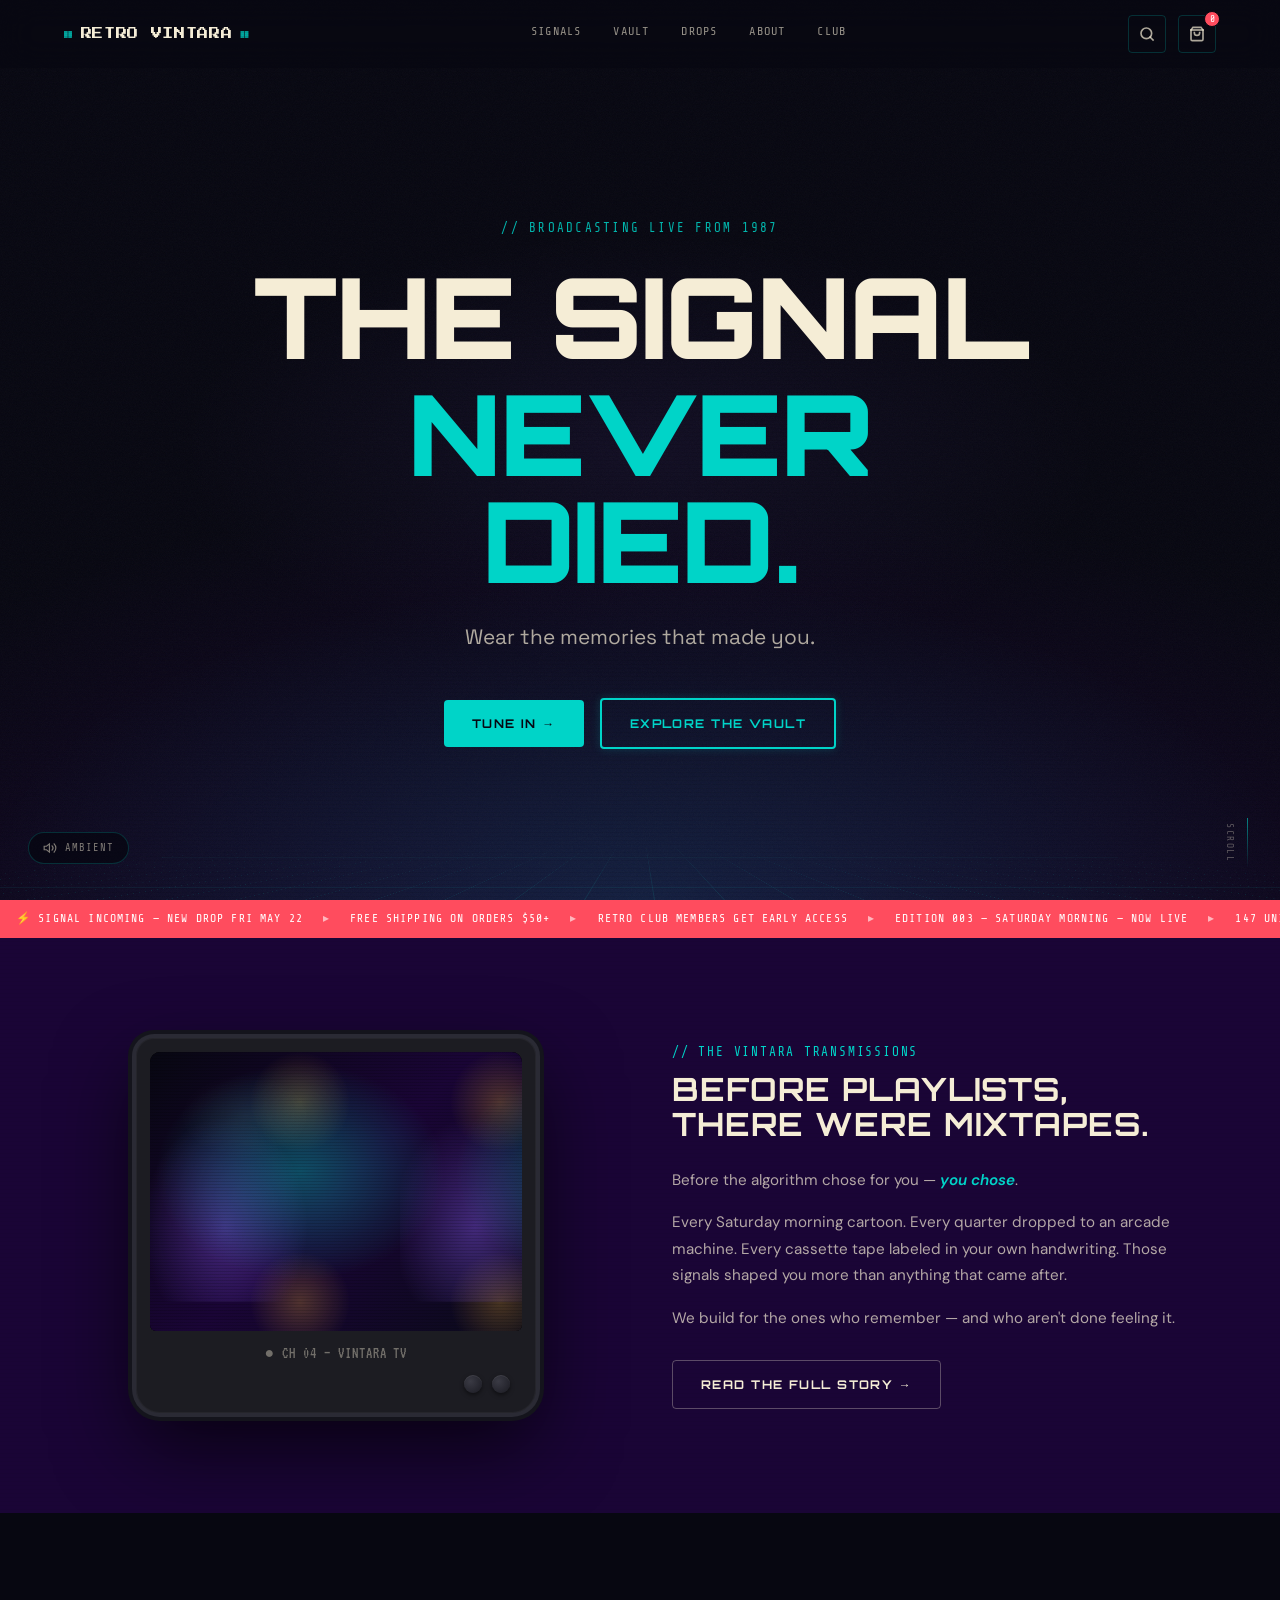
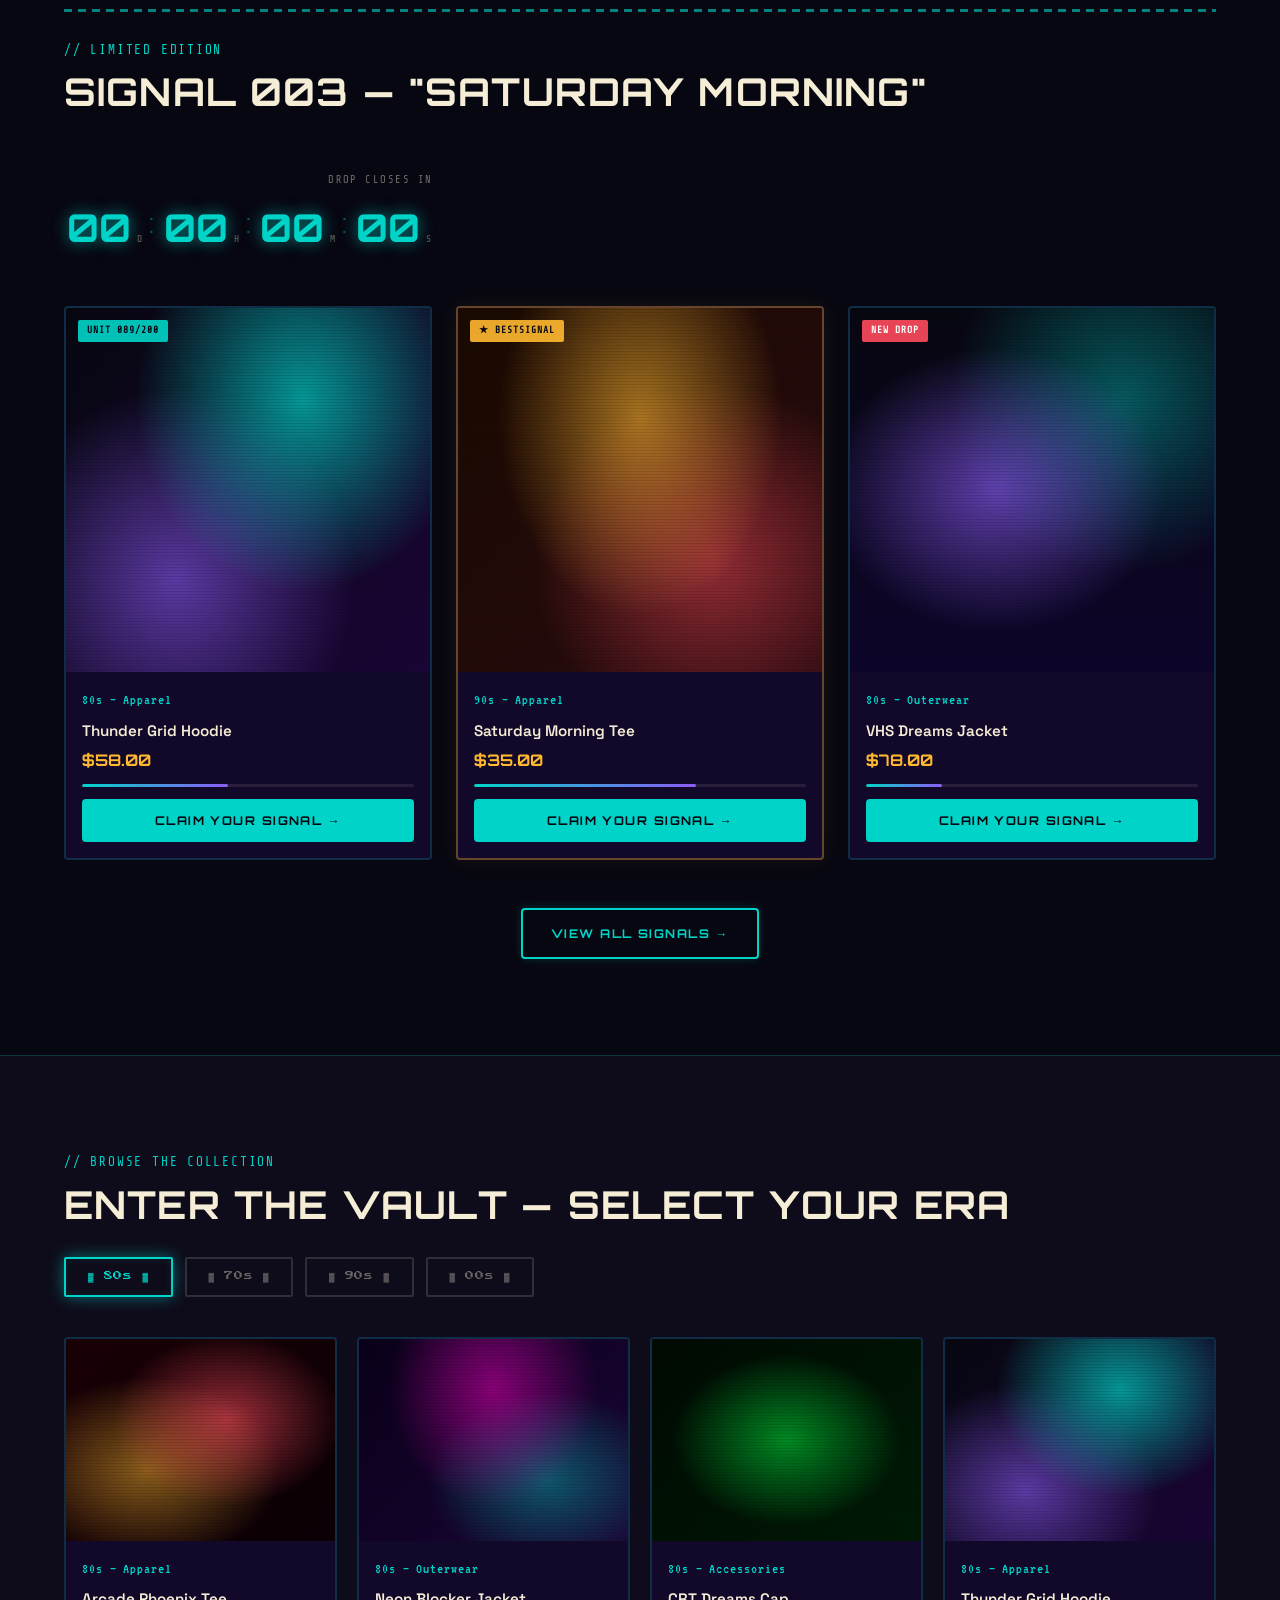
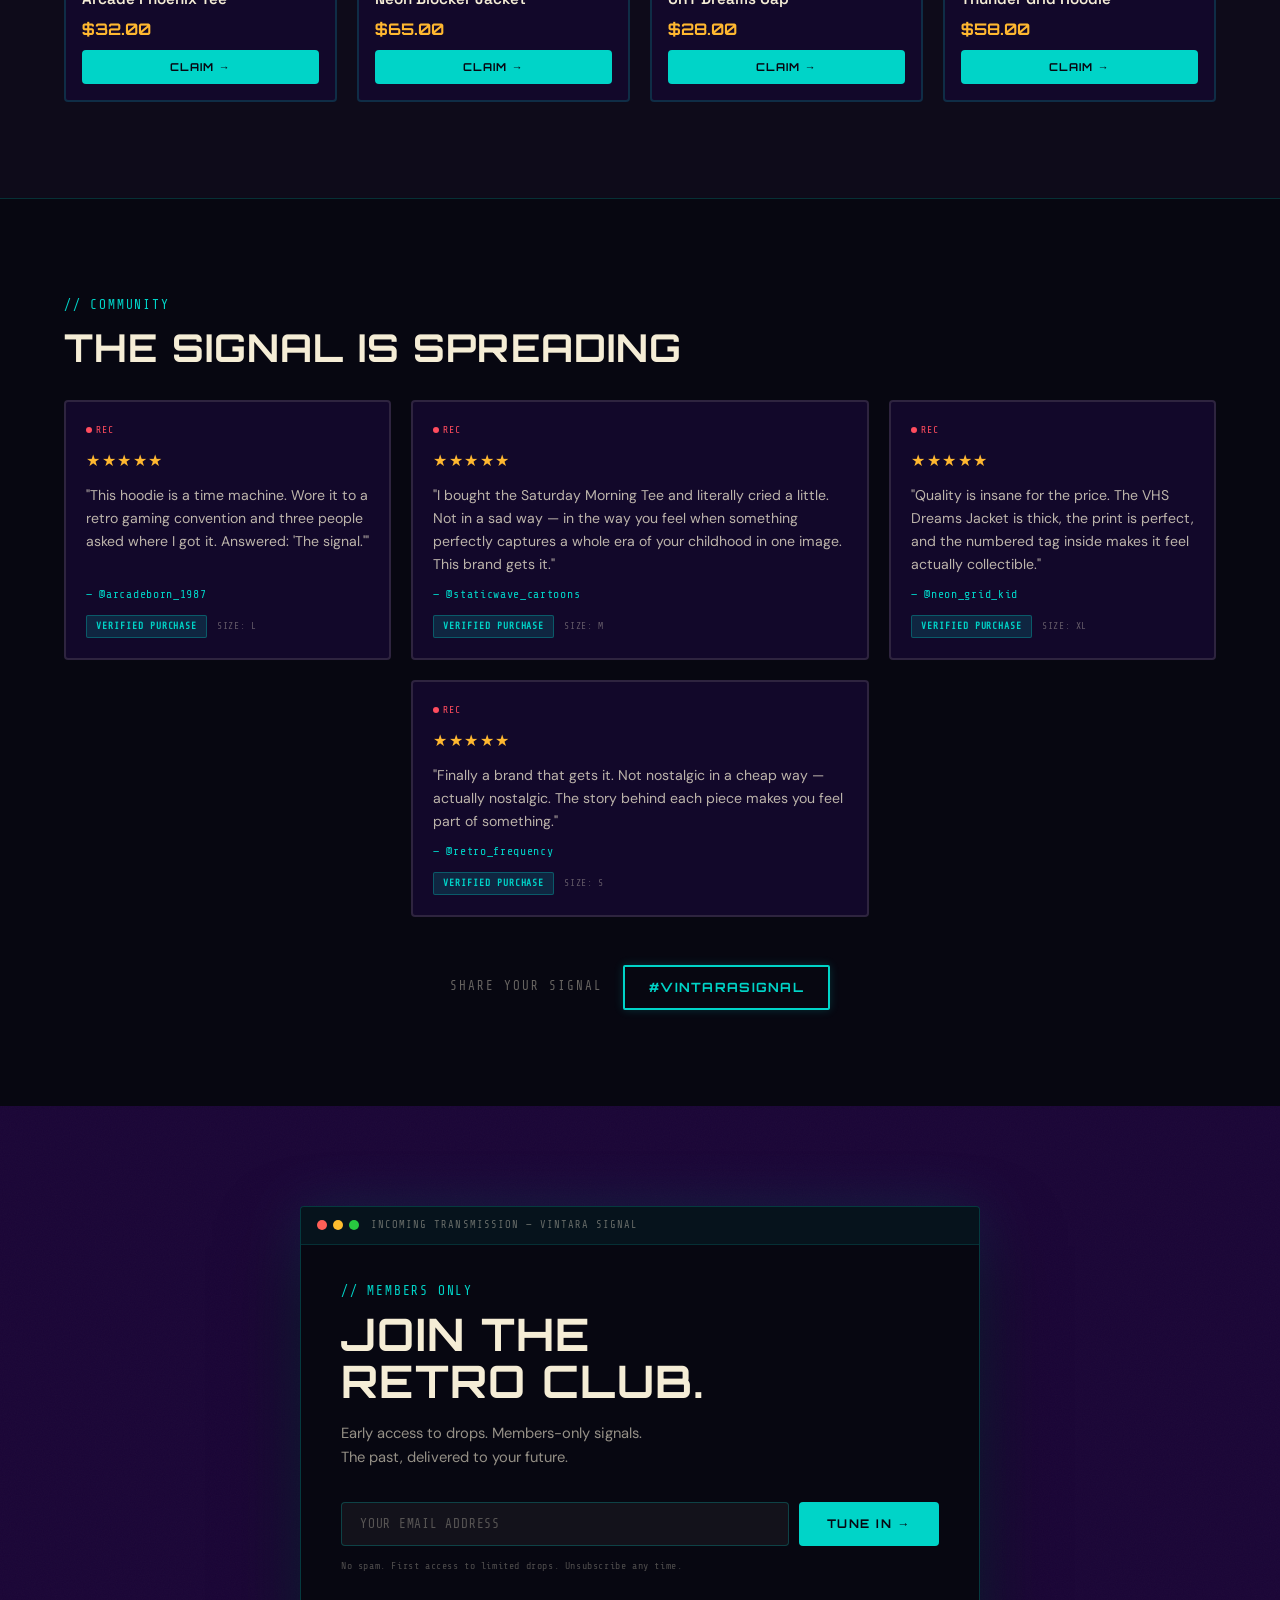
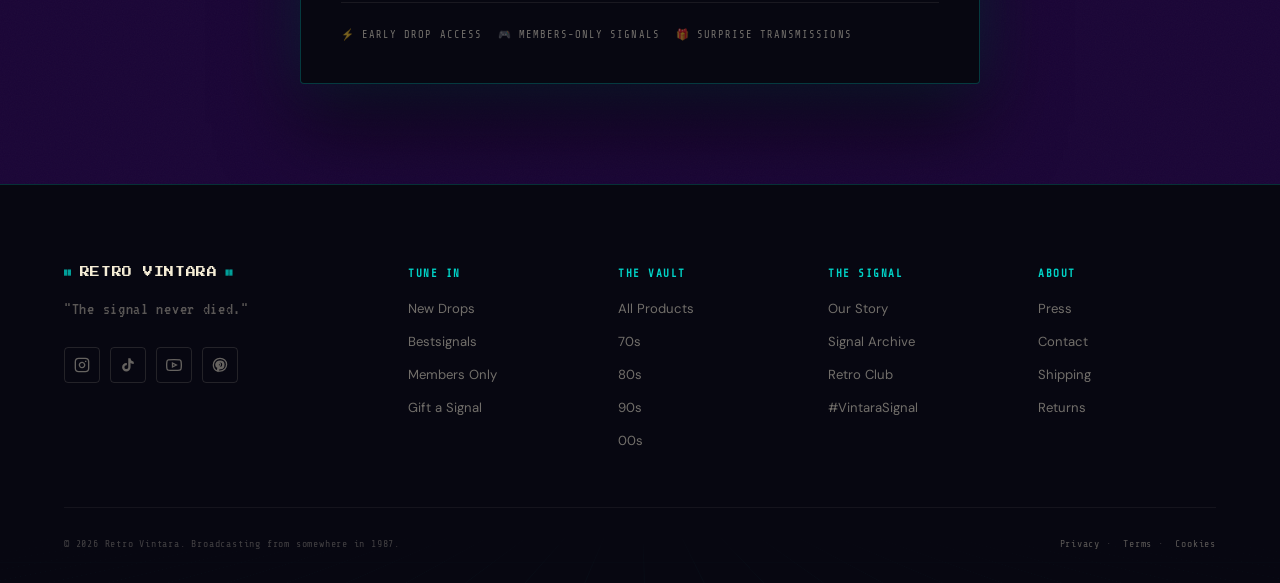
<file: vintara/index.html>
<!DOCTYPE html>
<html lang="en">
<head>
  <meta charset="UTF-8"/>
  <meta name="viewport" content="width=device-width, initial-scale=1.0"/>
  <title>Retro Vintara — The Signal Never Died</title>
  <meta name="description" content="Premium 70s–90s cartoon apparel &amp; nostalgic merch. Wear the memories that made you. Limited drops, numbered editions."/>
  <meta property="og:title" content="Retro Vintara — The Signal Never Died"/>
  <meta property="og:description" content="Wear the memories that made you. Limited retro drops."/>
  <meta property="og:type" content="website"/>

  <!-- Fonts -->
  <link rel="preconnect" href="https://fonts.googleapis.com"/>
  <link rel="preconnect" href="https://fonts.gstatic.com" crossorigin/>
  <link href="https://fonts.googleapis.com/css2?family=Press+Start+2P&family=Orbitron:wght@700;900&family=Space+Grotesk:wght@400;600;700&family=DM+Sans:ital,wght@0,400;0,500;1,400&family=Share+Tech+Mono&family=VT323&display=swap" rel="stylesheet"/>

  <!-- Styles -->
  <link rel="stylesheet" href="css/animations.css"/>
  <link rel="stylesheet" href="css/style.css"/>
</head>
<body>

  <!-- ========================================================
       HEADER
       ======================================================== -->
  <header class="site-header" id="siteHeader">
    <div class="header-inner">

      <a href="#" class="logo" aria-label="Retro Vintara — Home">
        <span class="logo-pixel">▓▓</span>
        <span class="logo-text">RETRO VINTARA</span>
        <span class="logo-pixel">▓▓</span>
      </a>

      <nav class="main-nav" id="mainNav" aria-label="Primary navigation">
        <a href="#drops"  class="nav-link">SIGNALS</a>
        <a href="#vault"  class="nav-link">VAULT</a>
        <a href="#drops"  class="nav-link">DROPS</a>
        <a href="#about"  class="nav-link">ABOUT</a>
        <a href="#club"   class="nav-link">CLUB</a>
      </nav>

      <div class="header-actions">
        <button class="icon-btn" aria-label="Search">
          <svg width="16" height="16" viewBox="0 0 24 24" fill="none" stroke="currentColor" stroke-width="2.5" stroke-linecap="square">
            <circle cx="11" cy="11" r="8"/><line x1="21" y1="21" x2="16.65" y2="16.65"/>
          </svg>
        </button>
        <button class="icon-btn cart-btn" aria-label="Shopping cart">
          <svg width="16" height="16" viewBox="0 0 24 24" fill="none" stroke="currentColor" stroke-width="2.5" stroke-linecap="square">
            <path d="M6 2L3 6v14a2 2 0 002 2h14a2 2 0 002-2V6l-3-4z"/>
            <line x1="3" y1="6" x2="21" y2="6"/>
            <path d="M16 10a4 4 0 01-8 0"/>
          </svg>
          <span class="cart-count">0</span>
        </button>
        <button class="hamburger" id="hamburger" aria-label="Toggle menu" aria-expanded="false">
          <span></span><span></span><span></span>
        </button>
      </div>

    </div>
  </header>

  <!-- ========================================================
       HERO
       ======================================================== -->
  <section class="hero" id="hero" aria-label="Hero">

    <!-- Background layers (decorative) -->
    <div class="hero-bg" aria-hidden="true">
      <div class="hero-glow"></div>
      <div class="neon-grid"></div>
      <div class="hero-grain"></div>
      <div class="scanlines"></div>
    </div>

    <!-- Main content -->
    <div class="hero-content">
      <p class="hero-label">// BROADCASTING LIVE FROM 1987</p>
      <h1 class="hero-headline">
        <span class="headline-line">THE SIGNAL</span>
        <span class="headline-line glow-teal">NEVER DIED.</span>
      </h1>
      <p class="hero-sub">Wear the memories that made you.</p>
      <div class="hero-ctas">
        <a href="#drops" class="btn btn-primary">TUNE IN &rarr;</a>
        <a href="#vault" class="btn btn-outline">EXPLORE THE VAULT</a>
      </div>
    </div>

    <!-- Audio toggle -->
    <button class="audio-toggle" id="audioToggle" aria-label="Toggle ambient audio">
      <svg class="audio-icon" width="14" height="14" viewBox="0 0 24 24" fill="none" stroke="currentColor" stroke-width="2" stroke-linecap="square">
        <polygon points="11 5 6 9 2 9 2 15 6 15 11 19 11 5"/>
        <path d="M19.07 4.93a10 10 0 010 14.14M15.54 8.46a5 5 0 010 7.07"/>
      </svg>
      <span class="audio-label">AMBIENT</span>
    </button>

    <!-- Scroll hint -->
    <div class="scroll-hint" aria-hidden="true">
      <span>SCROLL</span>
      <div class="scroll-line"></div>
    </div>

  </section>

  <!-- ========================================================
       BROADCAST TICKER
       ======================================================== -->
  <div class="broadcast-ticker" role="marquee" aria-label="Announcements">
    <div class="ticker-track" aria-hidden="true">
      <span class="ticker-item">⚡ SIGNAL INCOMING — NEW DROP FRI MAY 22</span>
      <span class="ticker-sep">▸</span>
      <span class="ticker-item">FREE SHIPPING ON ORDERS $50+</span>
      <span class="ticker-sep">▸</span>
      <span class="ticker-item">RETRO CLUB MEMBERS GET EARLY ACCESS</span>
      <span class="ticker-sep">▸</span>
      <span class="ticker-item">EDITION 003 — SATURDAY MORNING — NOW LIVE</span>
      <span class="ticker-sep">▸</span>
      <span class="ticker-item">147 UNITS REMAINING THIS DROP</span>
      <span class="ticker-sep">▸</span>
      <!-- duplicate for seamless loop -->
      <span class="ticker-item">⚡ SIGNAL INCOMING — NEW DROP FRI MAY 22</span>
      <span class="ticker-sep">▸</span>
      <span class="ticker-item">FREE SHIPPING ON ORDERS $50+</span>
      <span class="ticker-sep">▸</span>
      <span class="ticker-item">RETRO CLUB MEMBERS GET EARLY ACCESS</span>
      <span class="ticker-sep">▸</span>
      <span class="ticker-item">EDITION 003 — SATURDAY MORNING — NOW LIVE</span>
      <span class="ticker-sep">▸</span>
      <span class="ticker-item">147 UNITS REMAINING THIS DROP</span>
      <span class="ticker-sep">▸</span>
    </div>
  </div>

  <!-- ========================================================
       STORY BLOCK
       ======================================================== -->
  <section class="story-block" id="about" aria-labelledby="story-heading">
    <div class="story-inner container">

      <!-- Retro TV frame -->
      <div class="story-tv reveal">
        <div class="tv-frame" aria-hidden="true">
          <div class="tv-screen">
            <div class="tv-content">
              <div class="tv-static-art"></div>
            </div>
            <div class="tv-scanlines"></div>
            <div class="tv-glare"></div>
          </div>
          <div class="tv-label">&#9679; CH 04 — VINTARA TV</div>
          <div class="tv-knobs">
            <div class="tv-knob"></div>
            <div class="tv-knob"></div>
          </div>
        </div>
      </div>

      <!-- Brand copy -->
      <div class="story-copy reveal reveal-delay-2">
        <span class="section-label">// THE VINTARA TRANSMISSIONS</span>
        <h2 class="story-headline" id="story-heading">
          BEFORE PLAYLISTS,<br/>THERE WERE MIXTAPES.
        </h2>
        <p class="story-text">
          Before the algorithm chose for you — <em>you chose</em>.
        </p>
        <p class="story-text">
          Every Saturday morning cartoon. Every quarter dropped to an arcade machine.
          Every cassette tape labeled in your own handwriting. Those signals
          shaped you more than anything that came after.
        </p>
        <p class="story-text">
          We build for the ones who remember — and who aren't done feeling it.
        </p>
        <a href="#about" class="btn btn-ghost">READ THE FULL STORY &rarr;</a>
      </div>

    </div>
  </section>

  <!-- ========================================================
       FEATURED SIGNAL DROPS
       ======================================================== -->
  <section class="signal-drops" id="drops" aria-labelledby="drops-heading">
    <div class="container">

      <div class="drops-header reveal">
        <div class="pixel-divider"></div>
        <div class="drops-title-row">
          <div>
            <span class="section-label">// LIMITED EDITION</span>
            <h2 class="section-headline" id="drops-heading">SIGNAL 003 — "SATURDAY MORNING"</h2>
          </div>
          <div class="countdown-block" id="countdown" aria-label="Countdown to drop end">
            <p class="countdown-label">DROP CLOSES IN</p>
            <div class="countdown-digits">
              <div class="digit-group">
                <span class="digit" id="cd-days">06</span>
                <span class="digit-unit">D</span>
              </div>
              <span class="digit-sep" aria-hidden="true">:</span>
              <div class="digit-group">
                <span class="digit" id="cd-hours">12</span>
                <span class="digit-unit">H</span>
              </div>
              <span class="digit-sep" aria-hidden="true">:</span>
              <div class="digit-group">
                <span class="digit" id="cd-mins">00</span>
                <span class="digit-unit">M</span>
              </div>
              <span class="digit-sep" aria-hidden="true">:</span>
              <div class="digit-group">
                <span class="digit" id="cd-secs">00</span>
                <span class="digit-unit">S</span>
              </div>
            </div>
          </div>
        </div>
      </div>

      <div class="products-grid products-grid--3">

        <!-- Product 1: Thunder Grid Hoodie -->
        <article class="product-card reveal reveal-delay-1" aria-label="Thunder Grid Hoodie">
          <div class="card-badges">
            <span class="badge badge-limited">UNIT 089/200</span>
          </div>
          <div class="card-image">
            <div class="product-art product-art--1" role="img" aria-label="Thunder Grid Hoodie artwork"></div>
            <div class="card-scanlines" aria-hidden="true"></div>
            <div class="card-hover-overlay" aria-hidden="true">
              <a href="#" class="quick-view">QUICK VIEW</a>
            </div>
          </div>
          <div class="card-info">
            <p class="card-era">80s — Apparel</p>
            <h3 class="card-name">Thunder Grid Hoodie</h3>
            <p class="card-price">$58.00</p>
            <div class="card-stock-bar" role="progressbar" aria-valuenow="44" aria-valuemin="0" aria-valuemax="100" aria-label="44% sold">
              <div class="stock-fill" style="width:44%"></div>
            </div>
            <button class="btn btn-primary btn-full">CLAIM YOUR SIGNAL &rarr;</button>
          </div>
        </article>

        <!-- Product 2: Saturday Morning Tee -->
        <article class="product-card product-card--featured reveal reveal-delay-2" aria-label="Saturday Morning Tee">
          <div class="card-badges">
            <span class="badge badge-best">&#9733; BESTSIGNAL</span>
          </div>
          <div class="card-image">
            <div class="product-art product-art--2" role="img" aria-label="Saturday Morning Tee artwork"></div>
            <div class="card-scanlines" aria-hidden="true"></div>
            <div class="card-hover-overlay" aria-hidden="true">
              <a href="#" class="quick-view">QUICK VIEW</a>
            </div>
          </div>
          <div class="card-info">
            <p class="card-era">90s — Apparel</p>
            <h3 class="card-name">Saturday Morning Tee</h3>
            <p class="card-price">$35.00</p>
            <div class="card-stock-bar" role="progressbar" aria-valuenow="67" aria-valuemin="0" aria-valuemax="100" aria-label="67% sold">
              <div class="stock-fill" style="width:67%"></div>
            </div>
            <button class="btn btn-primary btn-full">CLAIM YOUR SIGNAL &rarr;</button>
          </div>
        </article>

        <!-- Product 3: VHS Dreams Jacket -->
        <article class="product-card reveal reveal-delay-3" aria-label="VHS Dreams Jacket">
          <div class="card-badges">
            <span class="badge badge-new">NEW DROP</span>
          </div>
          <div class="card-image">
            <div class="product-art product-art--3" role="img" aria-label="VHS Dreams Jacket artwork"></div>
            <div class="card-scanlines" aria-hidden="true"></div>
            <div class="card-hover-overlay" aria-hidden="true">
              <a href="#" class="quick-view">QUICK VIEW</a>
            </div>
          </div>
          <div class="card-info">
            <p class="card-era">80s — Outerwear</p>
            <h3 class="card-name">VHS Dreams Jacket</h3>
            <p class="card-price">$78.00</p>
            <div class="card-stock-bar" role="progressbar" aria-valuenow="23" aria-valuemin="0" aria-valuemax="100" aria-label="23% sold">
              <div class="stock-fill" style="width:23%"></div>
            </div>
            <button class="btn btn-primary btn-full">CLAIM YOUR SIGNAL &rarr;</button>
          </div>
        </article>

      </div>

      <div class="section-cta reveal">
        <a href="#vault" class="btn btn-outline">VIEW ALL SIGNALS &rarr;</a>
      </div>
    </div>
  </section>

  <!-- ========================================================
       ARCADE VAULT
       ======================================================== -->
  <section class="arcade-vault" id="vault" aria-labelledby="vault-heading">
    <div class="container">

      <span class="section-label reveal">// BROWSE THE COLLECTION</span>
      <h2 class="section-headline reveal" id="vault-heading">ENTER THE VAULT — SELECT YOUR ERA</h2>

      <div class="decade-tabs reveal" role="tablist" aria-label="Decade selector">
        <button class="decade-tab active" data-decade="80s" role="tab" aria-selected="true"  aria-controls="grid-80s">&#9619; 80s &#9619;</button>
        <button class="decade-tab"        data-decade="70s" role="tab" aria-selected="false" aria-controls="grid-70s">&#9619; 70s &#9619;</button>
        <button class="decade-tab"        data-decade="90s" role="tab" aria-selected="false" aria-controls="grid-90s">&#9619; 90s &#9619;</button>
        <button class="decade-tab"        data-decade="00s" role="tab" aria-selected="false" aria-controls="grid-00s">&#9619; 00s &#9619;</button>
      </div>

      <!-- 80s -->
      <div class="vault-grid active" id="grid-80s" role="tabpanel">
        <article class="product-card product-card--sm">
          <div class="card-image"><div class="product-art product-art--4"></div><div class="card-scanlines" aria-hidden="true"></div></div>
          <div class="card-info">
            <p class="card-era">80s — Apparel</p>
            <h3 class="card-name">Arcade Phoenix Tee</h3>
            <p class="card-price">$32.00</p>
            <button class="btn btn-primary btn-full btn-sm">CLAIM &rarr;</button>
          </div>
        </article>
        <article class="product-card product-card--sm">
          <div class="card-image"><div class="product-art product-art--5"></div><div class="card-scanlines" aria-hidden="true"></div></div>
          <div class="card-info">
            <p class="card-era">80s — Outerwear</p>
            <h3 class="card-name">Neon Blocker Jacket</h3>
            <p class="card-price">$65.00</p>
            <button class="btn btn-primary btn-full btn-sm">CLAIM &rarr;</button>
          </div>
        </article>
        <article class="product-card product-card--sm">
          <div class="card-image"><div class="product-art product-art--6"></div><div class="card-scanlines" aria-hidden="true"></div></div>
          <div class="card-info">
            <p class="card-era">80s — Accessories</p>
            <h3 class="card-name">CRT Dreams Cap</h3>
            <p class="card-price">$28.00</p>
            <button class="btn btn-primary btn-full btn-sm">CLAIM &rarr;</button>
          </div>
        </article>
        <article class="product-card product-card--sm">
          <div class="card-image"><div class="product-art product-art--1"></div><div class="card-scanlines" aria-hidden="true"></div></div>
          <div class="card-info">
            <p class="card-era">80s — Apparel</p>
            <h3 class="card-name">Thunder Grid Hoodie</h3>
            <p class="card-price">$58.00</p>
            <button class="btn btn-primary btn-full btn-sm">CLAIM &rarr;</button>
          </div>
        </article>
      </div>

      <!-- 70s -->
      <div class="vault-grid" id="grid-70s" role="tabpanel">
        <article class="product-card product-card--sm">
          <div class="card-image"><div class="product-art product-art--7"></div><div class="card-scanlines" aria-hidden="true"></div></div>
          <div class="card-info">
            <p class="card-era">70s — Apparel</p>
            <h3 class="card-name">Disco Flux Tee</h3>
            <p class="card-price">$30.00</p>
            <button class="btn btn-primary btn-full btn-sm">CLAIM &rarr;</button>
          </div>
        </article>
        <article class="product-card product-card--sm">
          <div class="card-image"><div class="product-art product-art--8"></div><div class="card-scanlines" aria-hidden="true"></div></div>
          <div class="card-info">
            <p class="card-era">70s — Apparel</p>
            <h3 class="card-name">Groovy Signal Hoodie</h3>
            <p class="card-price">$52.00</p>
            <button class="btn btn-primary btn-full btn-sm">CLAIM &rarr;</button>
          </div>
        </article>
        <article class="product-card product-card--sm">
          <div class="card-image"><div class="product-art product-art--9"></div><div class="card-scanlines" aria-hidden="true"></div></div>
          <div class="card-info">
            <p class="card-era">70s — Accessories</p>
            <h3 class="card-name">Lava Lamp Print Bag</h3>
            <p class="card-price">$24.00</p>
            <button class="btn btn-primary btn-full btn-sm">CLAIM &rarr;</button>
          </div>
        </article>
        <article class="product-card product-card--sm">
          <div class="card-image"><div class="product-art product-art--10"></div><div class="card-scanlines" aria-hidden="true"></div></div>
          <div class="card-info">
            <p class="card-era">70s — Outerwear</p>
            <h3 class="card-name">Funk Wave Jacket</h3>
            <p class="card-price">$70.00</p>
            <button class="btn btn-primary btn-full btn-sm">CLAIM &rarr;</button>
          </div>
        </article>
      </div>

      <!-- 90s -->
      <div class="vault-grid" id="grid-90s" role="tabpanel">
        <article class="product-card product-card--sm">
          <div class="card-image"><div class="product-art product-art--11"></div><div class="card-scanlines" aria-hidden="true"></div></div>
          <div class="card-info">
            <p class="card-era">90s — Apparel</p>
            <h3 class="card-name">Static Head Tee</h3>
            <p class="card-price">$33.00</p>
            <button class="btn btn-primary btn-full btn-sm">CLAIM &rarr;</button>
          </div>
        </article>
        <article class="product-card product-card--sm">
          <div class="card-image"><div class="product-art product-art--2"></div><div class="card-scanlines" aria-hidden="true"></div></div>
          <div class="card-info">
            <p class="card-era">90s — Apparel</p>
            <h3 class="card-name">Grunge Signal Hoodie</h3>
            <p class="card-price">$55.00</p>
            <button class="btn btn-primary btn-full btn-sm">CLAIM &rarr;</button>
          </div>
        </article>
        <article class="product-card product-card--sm">
          <div class="card-image"><div class="product-art product-art--12"></div><div class="card-scanlines" aria-hidden="true"></div></div>
          <div class="card-info">
            <p class="card-era">90s — Accessories</p>
            <h3 class="card-name">Pixel Rage Cap</h3>
            <p class="card-price">$26.00</p>
            <button class="btn btn-primary btn-full btn-sm">CLAIM &rarr;</button>
          </div>
        </article>
        <article class="product-card product-card--sm">
          <div class="card-image"><div class="product-art product-art--3"></div><div class="card-scanlines" aria-hidden="true"></div></div>
          <div class="card-info">
            <p class="card-era">90s — Outerwear</p>
            <h3 class="card-name">VHS Memories Jacket</h3>
            <p class="card-price">$72.00</p>
            <button class="btn btn-primary btn-full btn-sm">CLAIM &rarr;</button>
          </div>
        </article>
      </div>

      <!-- 00s -->
      <div class="vault-grid" id="grid-00s" role="tabpanel">
        <article class="product-card product-card--sm">
          <div class="card-image"><div class="product-art product-art--13"></div><div class="card-scanlines" aria-hidden="true"></div></div>
          <div class="card-info">
            <p class="card-era">00s — Apparel</p>
            <h3 class="card-name">Y2K Circuit Tee</h3>
            <p class="card-price">$34.00</p>
            <button class="btn btn-primary btn-full btn-sm">CLAIM &rarr;</button>
          </div>
        </article>
        <article class="product-card product-card--sm">
          <div class="card-image"><div class="product-art product-art--14"></div><div class="card-scanlines" aria-hidden="true"></div></div>
          <div class="card-info">
            <p class="card-era">00s — Apparel</p>
            <h3 class="card-name">Millennium Hoodie</h3>
            <p class="card-price">$56.00</p>
            <button class="btn btn-primary btn-full btn-sm">CLAIM &rarr;</button>
          </div>
        </article>
        <article class="product-card product-card--sm">
          <div class="card-image"><div class="product-art product-art--6"></div><div class="card-scanlines" aria-hidden="true"></div></div>
          <div class="card-info">
            <p class="card-era">00s — Accessories</p>
            <h3 class="card-name">Digital Dreams Bag</h3>
            <p class="card-price">$22.00</p>
            <button class="btn btn-primary btn-full btn-sm">CLAIM &rarr;</button>
          </div>
        </article>
        <article class="product-card product-card--sm">
          <div class="card-image"><div class="product-art product-art--15"></div><div class="card-scanlines" aria-hidden="true"></div></div>
          <div class="card-info">
            <p class="card-era">00s — Outerwear</p>
            <h3 class="card-name">Zone Runner Jacket</h3>
            <p class="card-price">$68.00</p>
            <button class="btn btn-primary btn-full btn-sm">CLAIM &rarr;</button>
          </div>
        </article>
      </div>

    </div>
  </section>

  <!-- ========================================================
       SIGNAL WALL (UGC / Reviews)
       ======================================================== -->
  <section class="signal-wall" aria-labelledby="reviews-heading">
    <div class="container">

      <span class="section-label reveal">// COMMUNITY</span>
      <h2 class="section-headline reveal" id="reviews-heading">THE SIGNAL IS SPREADING</h2>

      <div class="reviews-grid">

        <div class="review-card reveal reveal-delay-1">
          <div class="vhs-frame">
            <div class="vhs-rec" aria-hidden="true">REC</div>
            <div class="review-stars" aria-label="5 stars">&#9733;&#9733;&#9733;&#9733;&#9733;</div>
            <p class="review-text">"This hoodie is a time machine. Wore it to a retro gaming convention and three people asked where I got it. Answered: 'The signal.'"</p>
            <p class="review-author">— @arcadeborn_1987</p>
            <div class="review-meta">
              <span class="badge badge-verify">VERIFIED PURCHASE</span>
              <span>SIZE: L</span>
            </div>
          </div>
        </div>

        <div class="review-card review-card--large reveal reveal-delay-2">
          <div class="vhs-frame">
            <div class="vhs-rec" aria-hidden="true">REC</div>
            <div class="review-stars" aria-label="5 stars">&#9733;&#9733;&#9733;&#9733;&#9733;</div>
            <p class="review-text">"I bought the Saturday Morning Tee and literally cried a little. Not in a sad way — in the way you feel when something perfectly captures a whole era of your childhood in one image. This brand gets it."</p>
            <p class="review-author">— @staticwave_cartoons</p>
            <div class="review-meta">
              <span class="badge badge-verify">VERIFIED PURCHASE</span>
              <span>SIZE: M</span>
            </div>
          </div>
        </div>

        <div class="review-card reveal reveal-delay-3">
          <div class="vhs-frame">
            <div class="vhs-rec" aria-hidden="true">REC</div>
            <div class="review-stars" aria-label="5 stars">&#9733;&#9733;&#9733;&#9733;&#9733;</div>
            <p class="review-text">"Quality is insane for the price. The VHS Dreams Jacket is thick, the print is perfect, and the numbered tag inside makes it feel actually collectible."</p>
            <p class="review-author">— @neon_grid_kid</p>
            <div class="review-meta">
              <span class="badge badge-verify">VERIFIED PURCHASE</span>
              <span>SIZE: XL</span>
            </div>
          </div>
        </div>

        <div class="review-card reveal reveal-delay-2">
          <div class="vhs-frame">
            <div class="vhs-rec" aria-hidden="true">REC</div>
            <div class="review-stars" aria-label="5 stars">&#9733;&#9733;&#9733;&#9733;&#9733;</div>
            <p class="review-text">"Finally a brand that gets it. Not nostalgic in a cheap way — actually nostalgic. The story behind each piece makes you feel part of something."</p>
            <p class="review-author">— @retro_frequency</p>
            <div class="review-meta">
              <span class="badge badge-verify">VERIFIED PURCHASE</span>
              <span>SIZE: S</span>
            </div>
          </div>
        </div>

      </div>

      <div class="ugc-cta reveal">
        <p class="ugc-tag">SHARE YOUR SIGNAL</p>
        <a href="#" class="hashtag-btn">#VINTARASIGNAL</a>
      </div>

    </div>
  </section>

  <!-- ========================================================
       RETRO CLUB (Email Capture)
       ======================================================== -->
  <section class="retro-club" id="club" aria-labelledby="club-heading">
    <div class="club-static-bg" aria-hidden="true"></div>
    <div class="container">

      <div class="os-window reveal">
        <!-- OS title bar -->
        <div class="os-titlebar" aria-hidden="true">
          <div class="os-dots">
            <span class="os-dot"></span>
            <span class="os-dot"></span>
            <span class="os-dot"></span>
          </div>
          <span class="os-title">INCOMING TRANSMISSION — VINTARA SIGNAL</span>
        </div>

        <!-- OS content -->
        <div class="os-content">
          <span class="section-label">// MEMBERS ONLY</span>
          <h2 class="club-headline" id="club-heading">
            JOIN THE<br/>RETRO CLUB.
          </h2>
          <p class="club-sub">
            Early access to drops. Members-only signals.<br/>
            The past, delivered to your future.
          </p>

          <form class="club-form" id="clubForm" novalidate>
            <div class="form-row">
              <label for="clubEmail" class="sr-only">Your email address</label>
              <input
                type="email"
                id="clubEmail"
                class="club-input"
                placeholder="YOUR EMAIL ADDRESS"
                required
                autocomplete="email"
              />
              <button type="submit" class="btn btn-primary">TUNE IN &rarr;</button>
            </div>
            <p class="form-note">No spam. First access to limited drops. Unsubscribe any time.</p>
          </form>

          <div class="form-success" id="formSuccess" role="alert">
            ⚡ SIGNAL RECEIVED. WELCOME TO THE CLUB.
          </div>

          <div class="club-perks">
            <div class="perk">⚡ EARLY DROP ACCESS</div>
            <div class="perk">&#127918; MEMBERS-ONLY SIGNALS</div>
            <div class="perk">&#127873; SURPRISE TRANSMISSIONS</div>
          </div>
        </div>
      </div>

    </div>
  </section>

  <!-- ========================================================
       FOOTER
       ======================================================== -->
  <footer class="broadcast-footer">
    <div class="footer-grid-bg" aria-hidden="true"></div>
    <div class="container">

      <div class="footer-top">

        <!-- Brand column -->
        <div class="footer-brand">
          <a href="#" class="logo logo--footer" aria-label="Retro Vintara — Home">
            <span class="logo-pixel">▓▓</span>
            <span class="logo-text">RETRO VINTARA</span>
            <span class="logo-pixel">▓▓</span>
          </a>
          <p class="footer-tagline">"The signal never died."</p>
          <nav class="social-row" aria-label="Social media">
            <a href="#" class="social-icon" aria-label="Instagram">
              <svg width="16" height="16" viewBox="0 0 24 24" fill="none" stroke="currentColor" stroke-width="2" stroke-linecap="square">
                <rect x="2" y="2" width="20" height="20" rx="5"/>
                <path d="M16 11.37A4 4 0 1112.63 8 4 4 0 0116 11.37z"/>
                <line x1="17.5" y1="6.5" x2="17.51" y2="6.5"/>
              </svg>
            </a>
            <a href="#" class="social-icon" aria-label="TikTok">
              <svg width="16" height="16" viewBox="0 0 24 24" fill="currentColor">
                <path d="M19.59 6.69a4.83 4.83 0 01-3.77-4.25V2h-3.45v13.67a2.89 2.89 0 01-2.88 2.5 2.89 2.89 0 01-2.89-2.89 2.89 2.89 0 012.89-2.89c.28 0 .54.04.79.1V9.01a6.33 6.33 0 00-.79-.05 6.34 6.34 0 00-6.34 6.34 6.34 6.34 0 006.34 6.34 6.34 6.34 0 006.33-6.34V8.95a8.16 8.16 0 004.77 1.52V7.01a4.85 4.85 0 01-1-.32z"/>
              </svg>
            </a>
            <a href="#" class="social-icon" aria-label="YouTube">
              <svg width="16" height="16" viewBox="0 0 24 24" fill="none" stroke="currentColor" stroke-width="2" stroke-linecap="square">
                <path d="M22.54 6.42a2.78 2.78 0 00-1.95-1.96C18.88 4 12 4 12 4s-6.88 0-8.59.46a2.78 2.78 0 00-1.95 1.96A29 29 0 001 12a29 29 0 00.46 5.58A2.78 2.78 0 003.41 19.6C5.12 20 12 20 12 20s6.88 0 8.59-.46a2.78 2.78 0 001.95-1.95A29 29 0 0023 12a29 29 0 00-.46-5.58z"/>
                <polygon points="9.75 15.02 15.5 12 9.75 8.98 9.75 15.02"/>
              </svg>
            </a>
            <a href="#" class="social-icon" aria-label="Pinterest">
              <svg width="16" height="16" viewBox="0 0 24 24" fill="none" stroke="currentColor" stroke-width="2" stroke-linecap="square">
                <path d="M12 2C6.48 2 2 6.48 2 12c0 4.24 2.65 7.86 6.39 9.29-.09-.78-.17-1.98.04-2.83.18-.76 1.22-5.17 1.22-5.17s-.31-.62-.31-1.54c0-1.45.84-2.53 1.88-2.53.89 0 1.32.67 1.32 1.47 0 .9-.57 2.23-.87 3.47-.25 1.03.52 1.87 1.53 1.87 1.84 0 3.08-2.37 3.08-5.18 0-2.14-1.44-3.76-4.04-3.76-2.95 0-4.77 2.2-4.77 4.65 0 .84.24 1.44.62 1.9.17.2.19.28.13.51-.04.17-.14.57-.18.73-.06.24-.24.32-.44.23-1.24-.51-1.82-1.88-1.82-3.42 0-2.54 2.14-5.6 6.39-5.6 3.42 0 5.66 2.48 5.66 5.14 0 3.53-1.96 6.17-4.84 6.17-.97 0-1.88-.52-2.19-1.11l-.61 2.32c-.19.73-.72 1.63-1.1 2.18.89.27 1.82.42 2.79.42 5.52 0 10-4.48 10-10S17.52 2 12 2z"/>
              </svg>
            </a>
          </nav>
        </div>

        <!-- Link columns -->
        <nav class="footer-links" aria-label="Footer navigation">
          <div class="footer-col">
            <h3 class="footer-col-title">TUNE IN</h3>
            <a href="#">New Drops</a>
            <a href="#">Bestsignals</a>
            <a href="#">Members Only</a>
            <a href="#">Gift a Signal</a>
          </div>
          <div class="footer-col">
            <h3 class="footer-col-title">THE VAULT</h3>
            <a href="#">All Products</a>
            <a href="#">70s</a>
            <a href="#">80s</a>
            <a href="#">90s</a>
            <a href="#">00s</a>
          </div>
          <div class="footer-col">
            <h3 class="footer-col-title">THE SIGNAL</h3>
            <a href="#">Our Story</a>
            <a href="#">Signal Archive</a>
            <a href="#">Retro Club</a>
            <a href="#" aria-label="Instagram hashtag">#VintaraSignal</a>
          </div>
          <div class="footer-col">
            <h3 class="footer-col-title">ABOUT</h3>
            <a href="#">Press</a>
            <a href="#">Contact</a>
            <a href="#">Shipping</a>
            <a href="#">Returns</a>
          </div>
        </nav>

      </div>

      <div class="footer-bottom">
        <p>&copy; 2026 Retro Vintara. Broadcasting from somewhere in 1987.</p>
        <p>
          <a href="#">Privacy</a>&nbsp;&middot;&nbsp;
          <a href="#">Terms</a>&nbsp;&middot;&nbsp;
          <a href="#">Cookies</a>
        </p>
      </div>

    </div>
  </footer>

  <script src="js/main.js"></script>
</body>
</html>
</file>
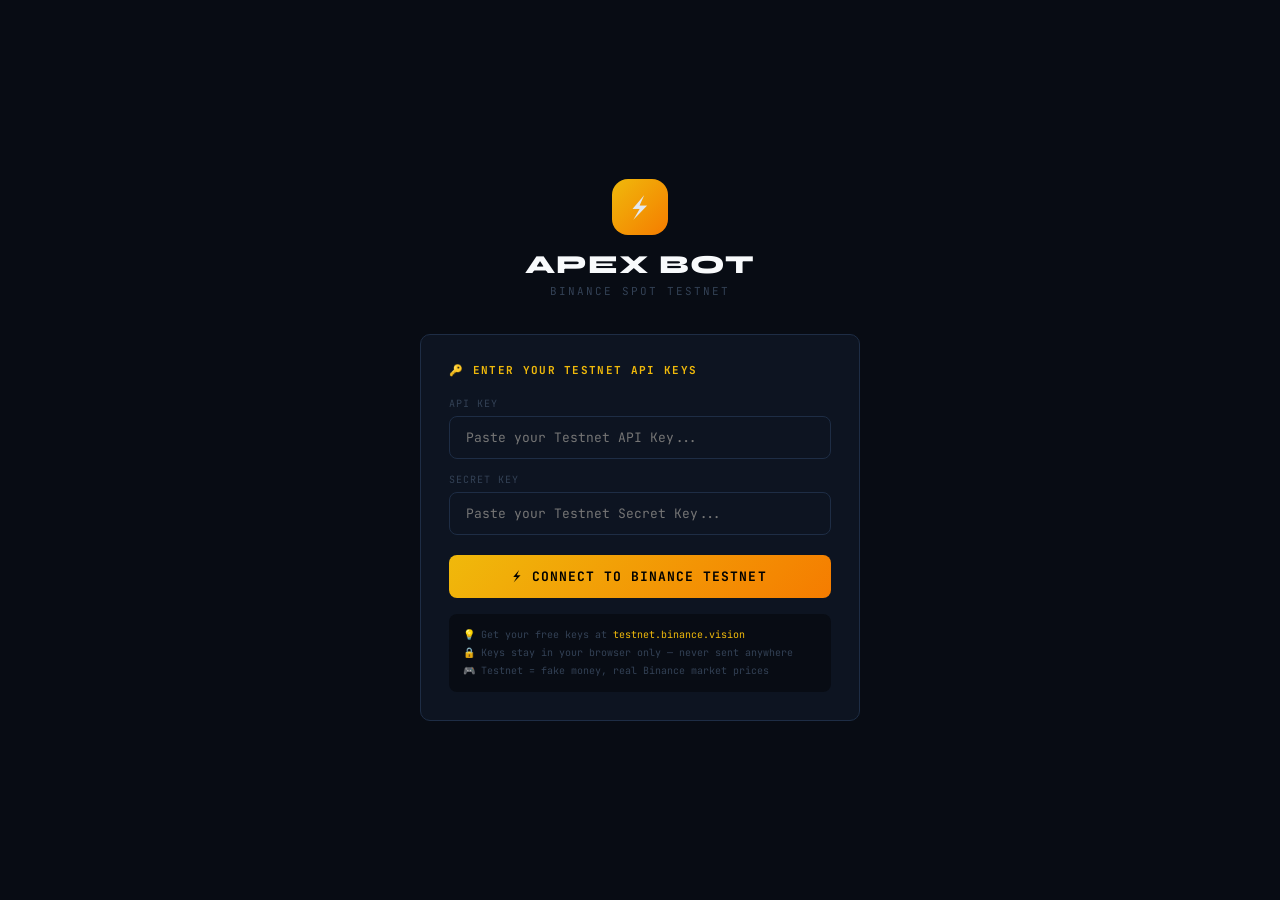
<file: apex-bot.html>
<!DOCTYPE html>
<html lang="en">
<head>
<meta charset="UTF-8"/>
<meta name="viewport" content="width=device-width, initial-scale=1.0"/>
<title>APEX BOT — Binance Testnet</title>
<link href="https://fonts.googleapis.com/css2?family=JetBrains+Mono:wght@300;400;600;700&family=Syne:wght@700;800&display=swap" rel="stylesheet"/>
<style>
  *{box-sizing:border-box;margin:0;padding:0}
  body{background:#080c14;color:#e2e8f0;font-family:'JetBrains Mono',monospace;min-height:100vh}
  ::-webkit-scrollbar{width:3px}::-webkit-scrollbar-thumb{background:#1e2d45;border-radius:2px}
  .btn{cursor:pointer;border:none;border-radius:8px;font-family:inherit;font-weight:700;letter-spacing:.06em;transition:all .15s;display:inline-flex;align-items:center;gap:6px}
  .btn:hover{filter:brightness(1.15);transform:translateY(-1px)}
  .btn:active{transform:translateY(0)}
  .btn:disabled{opacity:.4;cursor:not-allowed;transform:none}
  .card{background:#0d1421;border:1px solid #1e2d45;border-radius:10px}
  .tab{cursor:pointer;padding:7px 15px;border-radius:6px;font-size:11px;letter-spacing:.08em;font-weight:700;transition:all .15s}
  .tab.active{background:#f0b90b;color:#000}
  .tab:not(.active){color:#334155}
  .tab:not(.active):hover{color:#94a3b8}
  input{background:#0d1421;border:1px solid #1e2d45;color:#e2e8f0;border-radius:8px;padding:12px 16px;font-family:inherit;font-size:13px;outline:none;width:100%;transition:border .2s}
  input:focus{border-color:#f0b90b}
  .fade-in{animation:fi .4s ease}
  @keyframes fi{from{opacity:0;transform:translateY(12px)}to{opacity:1;transform:translateY(0)}}
  .slide{animation:sl .2s ease}
  @keyframes sl{from{opacity:0;transform:translateY(-4px)}to{opacity:1;transform:translateY(0)}}
  @keyframes pulse{0%,100%{opacity:1}50%{opacity:.4}}
  .pulse{animation:pulse 2s infinite}
  table{width:100%;border-collapse:collapse;font-size:11px}
  th{padding:9px 14px;text-align:left;color:#1e2d45;font-weight:700;letter-spacing:.08em;font-size:10px;background:#080c14}
  td{padding:9px 14px}
  tr:nth-child(even){background:#0a0f1a}
  .badge{padding:2px 8px;border-radius:3px;font-size:10px;font-weight:700}
  .badge-buy{background:rgba(34,197,94,.12);color:#22c55e}
  .badge-sell{background:rgba(239,68,68,.12);color:#ef4444}
  .badge-open{background:rgba(240,185,11,.15);color:#f0b90b;font-size:8px;letter-spacing:.1em}
  #connect-screen{display:flex;align-items:center;justify-content:center;min-height:100vh;padding:20px}
  #dashboard-screen{display:none;padding:14px 22px;max-width:1200px;margin:0 auto}
  .header{background:#0a0f1a;border-bottom:1px solid #1e2d45;padding:11px 22px;display:flex;align-items:center;justify-content:space-between;position:sticky;top:0;z-index:100}
  .stats-grid{display:grid;grid-template-columns:repeat(5,1fr);gap:10px;margin-bottom:14px}
  .coins-grid{display:grid;grid-template-columns:repeat(2,1fr);gap:10px}
  @media(min-width:768px){.coins-grid{grid-template-columns:repeat(4,1fr)}}
  .rsi-bar{height:3px;background:#1e2d45;border-radius:2px;overflow:hidden;margin-bottom:10px}
  .rsi-fill{height:100%;border-radius:2px;transition:width .6s}
  .pos-box{background:#080c14;border-radius:6px;padding:8px 10px;font-size:10px;margin-bottom:10px}
  .pos-row{display:flex;justify-content:space-between;margin-bottom:3px}
  .log-entry{display:flex;gap:10px;margin-bottom:5px;font-size:11px}
  .error-box{background:rgba(239,68,68,.1);border:1px solid rgba(239,68,68,.2);border-radius:8px;padding:10px 14px;font-size:11px;color:#ef4444;margin-bottom:16px}
  .footer{margin-top:12px;padding:9px 14px;background:#0a0f1a;border-radius:8px;border:1px solid #1e2d45;font-size:10px;color:#1e2d45;display:flex;gap:18px;flex-wrap:wrap;align-items:center}
  .sym-tab{cursor:pointer;padding:6px 13px;border-radius:6px;font-size:11px;font-weight:700;letter-spacing:.05em;transition:all .15s;border:1px solid transparent}
  .sym-tab.active{border-color:#f0b90b;color:#f0b90b;background:rgba(240,185,11,.08)}
  .sym-tab:not(.active){color:#334155}
  .sym-tab:not(.active):hover{color:#64748b}
</style>
</head>
<body>

<!-- ═══ CONNECT SCREEN ═══════════════════════════════════════════════════════ -->
<div id="connect-screen">
  <div class="fade-in" style="width:100%;max-width:440px">
    <div style="text-align:center;margin-bottom:36px">
      <div style="width:56px;height:56px;border-radius:16px;background:linear-gradient(135deg,#f0b90b,#f57c00);display:flex;align-items:center;justify-content:center;font-size:26px;margin:0 auto 14px">⚡</div>
      <div style="font-family:'Syne',sans-serif;font-weight:800;font-size:26px;color:#f8fafc;letter-spacing:.04em">APEX BOT</div>
      <div style="font-size:11px;color:#334155;letter-spacing:.18em;margin-top:4px">BINANCE SPOT TESTNET</div>
    </div>
    <div class="card" style="padding:28px">
      <div style="font-size:11px;color:#f0b90b;letter-spacing:.12em;font-weight:700;margin-bottom:20px">🔑 ENTER YOUR TESTNET API KEYS</div>
      <div style="margin-bottom:14px">
        <div style="font-size:10px;color:#334155;letter-spacing:.1em;margin-bottom:6px">API KEY</div>
        <input type="text" id="apiKey" placeholder="Paste your Testnet API Key..."/>
      </div>
      <div style="margin-bottom:20px">
        <div style="font-size:10px;color:#334155;letter-spacing:.1em;margin-bottom:6px">SECRET KEY</div>
        <input type="password" id="apiSecret" placeholder="Paste your Testnet Secret Key..."/>
      </div>
      <div id="connectError" class="error-box" style="display:none"></div>
      <button class="btn" id="connectBtn" onclick="handleConnect()" style="width:100%;padding:13px 0;background:linear-gradient(135deg,#f0b90b,#f57c00);color:#000;font-size:13px;letter-spacing:.08em;justify-content:center">
        ⚡ CONNECT TO BINANCE TESTNET
      </button>
      <div style="margin-top:16px;padding:12px 14px;background:#080c14;border-radius:8px;font-size:10px;color:#334155;line-height:1.8">
        💡 Get your free keys at <span style="color:#f0b90b">testnet.binance.vision</span><br/>
        🔒 Keys stay in your browser only — never sent anywhere<br/>
        🎮 Testnet = fake money, real Binance market prices
      </div>
    </div>
  </div>
</div>

<!-- ═══ DASHBOARD ════════════════════════════════════════════════════════════ -->
<div id="dashboard-screen" style="display:none">
  <!-- Header -->
  <div class="header">
    <div style="display:flex;align-items:center;gap:10px">
      <div style="width:30px;height:30px;border-radius:8px;background:linear-gradient(135deg,#f0b90b,#f57c00);display:flex;align-items:center;justify-content:center;font-size:14px">⚡</div>
      <div>
        <div style="font-family:'Syne',sans-serif;font-weight:800;font-size:14px;color:#f8fafc;letter-spacing:.06em">APEX BOT</div>
        <div style="font-size:9px;color:#1e2d45;letter-spacing:.14em">BINANCE SPOT TESTNET</div>
      </div>
    </div>
    <div style="display:flex;align-items:center;gap:14px">
      <div style="font-size:11px;color:#334155">USDT: <span id="headerBalance" style="color:#f0b90b;font-weight:700">—</span></div>
      <div style="display:flex;align-items:center;gap:5px;font-size:11px">
        <div id="statusDot" style="width:6px;height:6px;border-radius:50%;background:#22c55e"></div>
        <span id="statusText" style="color:#64748b">CONNECTED</span>
      </div>
      <div style="font-size:9px;color:#1e2d45;background:#0d1421;padding:3px 9px;border-radius:4px;border:1px solid #1e2d45">TESTNET</div>
    </div>
  </div>

  <div id="dashboard-body" style="padding:14px 22px;max-width:1200px;margin:0 auto">
    <!-- Controls -->
    <div style="display:flex;gap:8px;margin-bottom:14px;align-items:center;flex-wrap:wrap">
      <button class="btn" id="startBtn" onclick="handleStart()" style="padding:9px 22px;background:linear-gradient(135deg,#f0b90b,#f57c00);color:#000;font-size:12px">▶ START BOT</button>
      <button class="btn" onclick="fetchMarketData()" style="padding:9px 16px;background:#0d1421;color:#64748b;font-size:11px;border:1px solid #1e2d45">↻ REFRESH</button>
      <div style="margin-left:auto;display:flex;gap:6px;flex-wrap:wrap">
        <div class="tab active" onclick="switchTab('dashboard')" id="tab-dashboard">DASHBOARD</div>
        <div class="tab" onclick="switchTab('charts')" id="tab-charts">CHARTS</div>
        <div class="tab" onclick="switchTab('trades')" id="tab-trades">TRADES</div>
        <div class="tab" onclick="switchTab('log')" id="tab-log">LOG</div>
      </div>
    </div>

    <!-- Stats -->
    <div class="stats-grid" id="statsGrid">
      <div class="card" style="padding:12px 15px"><div style="font-size:9px;color:#1e2d45;letter-spacing:.14em;margin-bottom:4px">TESTNET USDT</div><div id="statBalance" style="font-size:17px;font-weight:700;color:#f0b90b;font-family:'Syne',sans-serif">—</div></div>
      <div class="card" style="padding:12px 15px"><div style="font-size:9px;color:#1e2d45;letter-spacing:.14em;margin-bottom:4px">EXPOSURE</div><div id="statExposure" style="font-size:17px;font-weight:700;color:#94a3b8;font-family:'Syne',sans-serif">$0.00</div></div>
      <div class="card" style="padding:12px 15px"><div style="font-size:9px;color:#1e2d45;letter-spacing:.14em;margin-bottom:4px">REALIZED P&L</div><div id="statPnl" style="font-size:17px;font-weight:700;color:#94a3b8;font-family:'Syne',sans-serif">$0.00</div></div>
      <div class="card" style="padding:12px 15px"><div style="font-size:9px;color:#1e2d45;letter-spacing:.14em;margin-bottom:4px">WIN RATE</div><div id="statWinRate" style="font-size:17px;font-weight:700;color:#60a5fa;font-family:'Syne',sans-serif">—</div><div id="statWL" style="font-size:10px;color:#334155;margin-top:3px">0W / 0L</div></div>
      <div class="card" style="padding:12px 15px"><div style="font-size:9px;color:#1e2d45;letter-spacing:.14em;margin-bottom:4px">OPEN POSITIONS</div><div id="statPositions" style="font-size:17px;font-weight:700;color:#a78bfa;font-family:'Syne',sans-serif">0</div></div>
    </div>

    <!-- Dashboard Tab -->
    <div id="panel-dashboard">
      <div class="coins-grid" id="coinsGrid"></div>
    </div>

    <!-- Charts Tab -->
    <div id="panel-charts" style="display:none">
      <div style="display:flex;gap:8px;margin-bottom:12px;flex-wrap:wrap" id="chartSymTabs"></div>
      <div class="card" style="height:500px;overflow:hidden" id="tvChartContainer"></div>
      <div style="margin-top:10px;padding:9px 14px;background:#0a0f1a;border-radius:8px;border:1px solid #1e2d45;font-size:10px;color:#334155;display:flex;align-items:center;gap:8px">
        <span style="color:#2962ff;font-weight:700;font-size:12px">TV</span>
        Live TradingView chart — same data your TradingView mobile app shows • RSI(14) included
      </div>
    </div>

    <!-- Trades Tab -->
    <div id="panel-trades" style="display:none">
      <div class="card" style="overflow:hidden">
        <div style="padding:11px 15px;border-bottom:1px solid #1e2d45;font-family:'Syne',sans-serif;font-weight:700;font-size:11px;color:#f0b90b;letter-spacing:.1em">TESTNET ORDER HISTORY</div>
        <div style="max-height:440px;overflow-y:auto">
          <table><thead><tr><th>TIME</th><th>PAIR</th><th>SIDE</th><th>PRICE</th><th>QTY</th><th>P&L</th><th>REASON</th></tr></thead>
          <tbody id="tradesBody"><tr><td colspan="7" style="text-align:center;color:#1e2d45;padding:28px">No orders yet — start the bot</td></tr></tbody></table>
        </div>
      </div>
    </div>

    <!-- Log Tab -->
    <div id="panel-log" style="display:none">
      <div class="card" style="overflow:hidden">
        <div style="padding:11px 15px;border-bottom:1px solid #1e2d45;font-family:'Syne',sans-serif;font-weight:700;font-size:11px;color:#f0b90b;letter-spacing:.1em">BOT ACTIVITY LOG</div>
        <div style="max-height:440px;overflow-y:auto;padding:14px" id="logBody">
          <div style="color:#1e2d45;font-size:12px">No activity yet...</div>
        </div>
      </div>
    </div>

    <!-- Footer -->
    <div class="footer">
      <span>📐 RSI(14) on 15m candles</span>
      <span>📉 Buy: RSI &lt; 32</span>
      <span>🛑 Stop Loss: 2%</span>
      <span>✅ Take Profit: 3.5%</span>
      <span>⏱ Scans every 15s</span>
      <span style="margin-left:auto;color:#f0b90b">🟡 Binance Spot Testnet — No real funds</span>
    </div>
  </div>
</div>

<script>
// ═══ CONFIG ══════════════════════════════════════════════════════════════════
const TESTNET = "https://testnet.binance.vision/api";
const STOP_LOSS = 0.02;
const TAKE_PROFIT = 0.035;
const RSI_PERIOD = 14;
const RSI_OVERSOLD = 32;
const TRADE_QTY = { BTCUSDT: 0.001, ETHUSDT: 0.01, BNBUSDT: 0.1, SOLUSDT: 0.5 };
const SYMBOLS = [
  { pair: "BTC/USDT", symbol: "BTCUSDT", tv: "BINANCE:BTCUSDT", color: "#f7931a" },
  { pair: "ETH/USDT", symbol: "ETHUSDT", tv: "BINANCE:ETHUSDT", color: "#627eea" },
  { pair: "BNB/USDT", symbol: "BNBUSDT", tv: "BINANCE:BNBUSDT", color: "#f3ba2f" },
  { pair: "SOL/USDT", symbol: "SOLUSDT", tv: "BINANCE:SOLUSDT", color: "#9945ff" },
];

// ═══ STATE ═══════════════════════════════════════════════════════════════════
let API_KEY = "", API_SECRET = "";
let running = false, botInterval = null;
let prices = {}, rsiValues = {}, positions = {}, trades = [];
let totalPnl = 0, wins = 0, losses = 0;
let activeChart = "BINANCE:BTCUSDT";
let tvWidget = null;

// ═══ CRYPTO: HMAC-SHA256 ══════════════════════════════════════════════════════
async function sign(queryString) {
  const enc = new TextEncoder();
  const key = await crypto.subtle.importKey("raw", enc.encode(API_SECRET), { name:"HMAC", hash:"SHA-256" }, false, ["sign"]);
  const sig = await crypto.subtle.sign("HMAC", key, enc.encode(queryString));
  return Array.from(new Uint8Array(sig)).map(b=>b.toString(16).padStart(2,"0")).join("");
}

async function binanceCall(path, params={}, method="GET") {
  const qs = Object.entries({...params, timestamp: Date.now()}).map(([k,v])=>`${k}=${v}`).join("&");
  const signature = await sign(qs);
  const url = `${TESTNET}${path}?${qs}&signature=${signature}`;
  const res = await fetch(url, { method, headers:{"X-MBX-APIKEY": API_KEY} });
  if (!res.ok) { const e = await res.json().catch(()=>({})); throw new Error(e.msg||`HTTP ${res.status}`); }
  return res.json();
}

async function getPrice(symbol) {
  const r = await fetch(`${TESTNET}/v3/ticker/price?symbol=${symbol}`);
  return parseFloat((await r.json()).price);
}

async function getKlines(symbol) {
  const r = await fetch(`${TESTNET}/v3/klines?symbol=${symbol}&interval=15m&limit=50`);
  return (await r.json()).map(k => parseFloat(k[4]));
}

// ═══ RSI ══════════════════════════════════════════════════════════════════════
function calcRSI(prices) {
  if (prices.length < RSI_PERIOD + 1) return null;
  const r = prices.slice(-RSI_PERIOD - 1);
  let g=0, l=0;
  for (let i=1;i<r.length;i++) { const d=r[i]-r[i-1]; d>0?g+=d:l+=Math.abs(d); }
  const ag=g/RSI_PERIOD, al=l/RSI_PERIOD;
  if (al===0) return 100;
  return 100 - 100/(1+ag/al);
}

function getRsiColor(rsi) {
  if (rsi==null) return "#4b5563";
  if (rsi < RSI_OVERSOLD) return "#22c55e";
  if (rsi > 68) return "#ef4444";
  return "#f59e0b";
}

// ═══ CONNECT ══════════════════════════════════════════════════════════════════
async function handleConnect() {
  const key = document.getElementById("apiKey").value.trim();
  const secret = document.getElementById("apiSecret").value.trim();
  const errBox = document.getElementById("connectError");
  const btn = document.getElementById("connectBtn");
  if (!key || !secret) { showError("Please enter both API Key and Secret Key."); return; }
  errBox.style.display = "none";
  btn.disabled = true;
  btn.textContent = "⏳ Connecting...";
  API_KEY = key; API_SECRET = secret;
  try {
    const account = await binanceCall("/v3/account");
    const usdt = account.balances?.find(b=>b.asset==="USDT");
    const bal = parseFloat(usdt?.free||0);
    document.getElementById("connect-screen").style.display = "none";
    document.getElementById("dashboard-screen").style.display = "block";
    updateBalance(bal);
    addLog("✅ Connected to Binance Spot Testnet!", "win");
    addLog(`💰 Testnet USDT Balance: $${bal.toLocaleString("en-US",{minimumFractionDigits:2,maximumFractionDigits:2})}`, "info");
    fetchMarketData();
    buildChartTabs();
    loadTVChart(activeChart);
  } catch(e) {
    showError(`Connection failed: ${e.message}`);
    btn.disabled = false;
    btn.textContent = "⚡ CONNECT TO BINANCE TESTNET";
    API_KEY = ""; API_SECRET = "";
  }
}

function showError(msg) {
  const b = document.getElementById("connectError");
  b.textContent = msg; b.style.display = "block";
}

// ═══ MARKET DATA ═════════════════════════════════════════════════════════════
async function fetchMarketData() {
  await Promise.all(SYMBOLS.map(async({pair, symbol})=>{
    try {
      prices[pair] = await getPrice(symbol);
      rsiValues[pair] = calcRSI(await getKlines(symbol));
    } catch {}
  }));
  renderCoins();
  updateStats();
}

// ═══ BOT LOGIC ════════════════════════════════════════════════════════════════
function handleStart() {
  running = true;
  document.getElementById("startBtn").innerHTML = "⏹ STOP BOT";
  document.getElementById("startBtn").style.background = "#dc2626";
  document.getElementById("startBtn").style.color = "#fff";
  document.getElementById("startBtn").onclick = handleStop;
  document.getElementById("statusText").textContent = "SCANNING";
  document.getElementById("statusText").style.color = "#22c55e";
  document.getElementById("statusDot").style.animation = "pulse 2s infinite";
  addLog("🚀 Bot started — scanning every 15 seconds", "info");
  botInterval = setInterval(botTick, 15000);
  botTick();
}

function handleStop() {
  running = false;
  clearInterval(botInterval);
  document.getElementById("startBtn").innerHTML = "▶ START BOT";
  document.getElementById("startBtn").style.background = "linear-gradient(135deg,#f0b90b,#f57c00)";
  document.getElementById("startBtn").style.color = "#000";
  document.getElementById("startBtn").onclick = handleStart;
  document.getElementById("statusText").textContent = "CONNECTED";
  document.getElementById("statusText").style.color = "#64748b";
  document.getElementById("statusDot").style.animation = "none";
  addLog("⏹ Bot stopped", "warn");
}

async function botTick() {
  await fetchMarketData();
  for (const {pair, symbol} of SYMBOLS) {
    const price = prices[pair], rsi = rsiValues[pair];
    if (!price) continue;
    const pos = positions[pair];

    // Exit logic
    if (pos) {
      const pct = (price - pos.entryPrice) / pos.entryPrice;
      if (pct <= -STOP_LOSS || pct >= TAKE_PROFIT) {
        const isWin = pct >= TAKE_PROFIT;
        try {
          await binanceCall("/v3/order", {symbol, side:"SELL", type:"MARKET", quantity:TRADE_QTY[symbol]}, "POST");
          const pnl = pos.qty * (price - pos.entryPrice);
          totalPnl += pnl;
          isWin ? wins++ : losses++;
          trades.unshift({pair, type:"SELL", price, qty:pos.qty, pnl, reason: isWin?"Take Profit":"Stop Loss", time: new Date().toLocaleTimeString()});
          delete positions[pair];
          addLog(`${isWin?"✅ TAKE PROFIT":"🛑 STOP LOSS"} ${pair} @ $${price.toFixed(2)} | PnL: ${pnl>=0?"+":""}$${pnl.toFixed(2)}`, isWin?"win":"loss");
          await refreshBalance();
        } catch(e) { addLog(`❌ SELL failed ${pair}: ${e.message}`, "loss"); }
      }
    }

    // Entry logic
    if (!positions[pair] && rsi !== null && rsi < RSI_OVERSOLD) {
      try {
        const qty = TRADE_QTY[symbol];
        await binanceCall("/v3/order", {symbol, side:"BUY", type:"MARKET", quantity:qty}, "POST");
        positions[pair] = {entryPrice:price, qty, entryTime:new Date().toLocaleTimeString()};
        trades.unshift({pair, type:"BUY", price, qty, pnl:null, reason:`RSI ${rsi.toFixed(1)}`, time:new Date().toLocaleTimeString()});
        addLog(`📈 BUY ${pair} @ $${price.toFixed(2)} | RSI: ${rsi.toFixed(1)}`, "buy");
        await refreshBalance();
      } catch(e) { addLog(`❌ BUY failed ${pair}: ${e.message}`, "loss"); }
    }
  }
  renderCoins();
  renderTrades();
  updateStats();
}

async function refreshBalance() {
  try {
    const acc = await binanceCall("/v3/account");
    const usdt = acc.balances?.find(b=>b.asset==="USDT");
    updateBalance(parseFloat(usdt?.free||0));
  } catch {}
}

function updateBalance(bal) {
  const fmt = `$${bal.toLocaleString("en-US",{minimumFractionDigits:2,maximumFractionDigits:2})}`;
  document.getElementById("headerBalance").textContent = fmt;
  document.getElementById("statBalance").textContent = fmt;
}

// ═══ RENDER ═══════════════════════════════════════════════════════════════════
function renderCoins() {
  const grid = document.getElementById("coinsGrid");
  grid.innerHTML = SYMBOLS.map(({pair, color, tv})=>{
    const price = prices[pair], rsi = rsiValues[pair], pos = positions[pair];
    const rsiColor = getRsiColor(rsi);
    const posHtml = pos ? `
      <div class="pos-box">
        <div class="pos-row"><span style="color:#334155">Entry</span><span style="color:#e2e8f0">$${pos.entryPrice.toFixed(2)}</span></div>
        <div class="pos-row"><span style="color:#ef4444">Stop Loss</span><span style="color:#ef4444">$${(pos.entryPrice*(1-STOP_LOSS)).toFixed(2)}</span></div>
        <div class="pos-row"><span style="color:#22c55e">Take Profit</span><span style="color:#22c55e">$${(pos.entryPrice*(1+TAKE_PROFIT)).toFixed(2)}</span></div>
        ${price?`<div class="pos-row"><span style="color:#334155">Live PnL</span><span style="color:${((price-pos.entryPrice)/pos.entryPrice)>=0?"#22c55e":"#ef4444"};font-weight:700">${((price-pos.entryPrice)/pos.entryPrice*100)>=0?"+":""}${((price-pos.entryPrice)/pos.entryPrice*100).toFixed(2)}%</span></div>`:""}
      </div>` : "";
    return `<div class="card" style="padding:15px;border-color:${pos?"#f0b90b":"#1e2d45"};${pos?"box-shadow:0 0 18px rgba(240,185,11,.1)":""}">
      <div style="display:flex;justify-content:space-between;align-items:center;margin-bottom:9px">
        <div style="display:flex;align-items:center;gap:6px">
          <div style="width:7px;height:7px;border-radius:50%;background:${color}"></div>
          <span style="font-family:'Syne',sans-serif;font-weight:700;font-size:12px;color:#f8fafc">${pair}</span>
        </div>
        ${pos?'<span class="badge badge-open">OPEN</span>':""}
      </div>
      <div style="font-size:19px;font-weight:700;color:#f8fafc;font-family:'Syne',sans-serif;margin-bottom:8px">
        ${price?`$${price.toLocaleString("en-US",{minimumFractionDigits:2,maximumFractionDigits:2})}`:'<span style="color:#334155;font-size:13px">Loading...</span>'}
      </div>
      <div style="display:flex;justify-content:space-between;margin-bottom:8px;font-size:11px">
        <span style="color:${rsiColor}">RSI ${rsi!=null?rsi.toFixed(1):"—"}</span>
        <span style="font-size:10px;color:#334155">15m</span>
      </div>
      <div class="rsi-bar"><div class="rsi-fill" style="width:${Math.min(100,rsi??50)}%;background:${rsiColor}"></div></div>
      ${posHtml}
      <button class="btn" onclick="viewChart('${tv}')" style="width:100%;padding:6px 0;background:#080c14;color:#f0b90b;font-size:10px;border:1px solid #1e2d45;letter-spacing:.08em;justify-content:center">📊 VIEW CHART</button>
    </div>`;
  }).join("");
}

function updateStats() {
  const exposure = Object.entries(positions).reduce((a,[pair,p])=>a+p.qty*(prices[pair]||p.entryPrice),0);
  document.getElementById("statExposure").textContent = `$${exposure.toFixed(2)}`;
  const pnlEl = document.getElementById("statPnl");
  pnlEl.textContent = `${totalPnl>=0?"+":""}$${totalPnl.toFixed(2)}`;
  pnlEl.style.color = totalPnl>=0?"#22c55e":"#ef4444";
  const total = wins+losses;
  document.getElementById("statWinRate").textContent = total>0?`${(wins/total*100).toFixed(1)}%`:"—";
  document.getElementById("statWL").textContent = `${wins}W / ${losses}L`;
  document.getElementById("statPositions").textContent = Object.keys(positions).length;
}

function renderTrades() {
  const tbody = document.getElementById("tradesBody");
  if (!trades.length) { tbody.innerHTML = '<tr><td colspan="7" style="text-align:center;color:#1e2d45;padding:28px">No orders yet</td></tr>'; return; }
  tbody.innerHTML = trades.slice(0,100).map((t,i)=>`
    <tr style="${i%2===1?"background:#0a0f1a":""}">
      <td style="color:#334155">${t.time}</td>
      <td style="color:#f8fafc;font-weight:700">${t.pair}</td>
      <td><span class="badge badge-${t.type.toLowerCase()}">${t.type}</span></td>
      <td style="color:#e2e8f0">$${t.price.toFixed(2)}</td>
      <td style="color:#64748b">${t.qty}</td>
      <td style="color:${t.pnl==null?"#334155":t.pnl>=0?"#22c55e":"#ef4444"}">${t.pnl==null?"—":`${t.pnl>=0?"+":""}$${t.pnl.toFixed(2)}`}</td>
      <td style="color:#334155">${t.reason}</td>
    </tr>`).join("");
}

// ═══ LOG ══════════════════════════════════════════════════════════════════════
function addLog(msg, type="info") {
  const colors = {win:"#22c55e", loss:"#ef4444", buy:"#60a5fa", warn:"#f59e0b", info:"#64748b"};
  const logBody = document.getElementById("logBody");
  const entry = document.createElement("div");
  entry.className = "log-entry slide";
  entry.innerHTML = `<span style="color:#1e2d45;white-space:nowrap">${new Date().toLocaleTimeString()}</span><span style="color:${colors[type]||"#64748b"}">${msg}</span>`;
  if (logBody.firstChild?.textContent?.includes("No activity")) logBody.innerHTML = "";
  logBody.prepend(entry);
  while (logBody.children.length > 80) logBody.removeChild(logBody.lastChild);
}

// ═══ TABS ═════════════════════════════════════════════════════════════════════
function switchTab(tab) {
  ["dashboard","charts","trades","log"].forEach(t=>{
    document.getElementById(`panel-${t}`).style.display = t===tab?"block":"none";
    document.getElementById(`tab-${t}`).className = `tab${t===tab?" active":""}`;
  });
}

// ═══ TRADINGVIEW CHART ════════════════════════════════════════════════════════
function buildChartTabs() {
  const container = document.getElementById("chartSymTabs");
  container.innerHTML = SYMBOLS.map(({pair, tv, color})=>`
    <div class="sym-tab${tv===activeChart?" active":""}" onclick="viewChart('${tv}')" style="display:flex;align-items:center;gap:5px">
      <div style="width:6px;height:6px;border-radius:50%;background:${color}"></div>${pair}
    </div>`).join("");
}

function viewChart(tv) {
  activeChart = tv;
  switchTab("charts");
  buildChartTabs();
  loadTVChart(tv);
}

function loadTVChart(symbol) {
  const container = document.getElementById("tvChartContainer");
  container.innerHTML = "";
  const id = "tv_chart_" + Date.now();
  container.id = id;
  const script = document.createElement("script");
  script.src = "https://s3.tradingview.com/tv.js";
  script.async = true;
  script.onload = () => {
    if (window.TradingView) {
      new window.TradingView.widget({
        autosize:true, symbol, interval:"15", timezone:"Etc/UTC",
        theme:"dark", style:"1", locale:"en",
        toolbar_bg:"#0d1117", enable_publishing:false,
        allow_symbol_change:false, container_id:id,
        hide_side_toolbar:true,
        studies:["RSI@tv-basicstudies"],
        overrides:{
          "paneProperties.background":"#080c14",
          "paneProperties.backgroundType":"solid",
          "scalesProperties.textColor":"#4b5563",
          "mainSeriesProperties.candleStyle.upColor":"#22c55e",
          "mainSeriesProperties.candleStyle.downColor":"#ef4444",
          "mainSeriesProperties.candleStyle.borderUpColor":"#22c55e",
          "mainSeriesProperties.candleStyle.borderDownColor":"#ef4444",
          "mainSeriesProperties.candleStyle.wickUpColor":"#22c55e",
          "mainSeriesProperties.candleStyle.wickDownColor":"#ef4444",
        }
      });
    }
  };
  document.head.appendChild(script);
}
</script>
</body>
</html>
</file>
<file: vintara/css/animations.css>
/* ============================================================
   RETRO VINTARA — ANIMATIONS
   ============================================================ */

/* --- Ticker marquee ---------------------------------------- */
@keyframes ticker-scroll {
  0%   { transform: translateX(0); }
  100% { transform: translateX(-50%); }
}

/* --- Neon glow pulse --------------------------------------- */
@keyframes glow-pulse {
  0%, 100% { text-shadow: 0 0 10px var(--neon-teal), 0 0 30px rgba(0,212,200,.4), 0 0 60px rgba(0,212,200,.2); }
  50%       { text-shadow: 0 0 20px var(--neon-teal), 0 0 50px rgba(0,212,200,.6), 0 0 90px rgba(0,212,200,.3); }
}

@keyframes btn-glow-pulse {
  0%, 100% { box-shadow: 0 0 12px rgba(0,212,200,.5), 0 0 24px rgba(0,212,200,.2); }
  50%       { box-shadow: 0 0 20px rgba(0,212,200,.8), 0 0 40px rgba(0,212,200,.4); }
}

@keyframes coral-glow-pulse {
  0%, 100% { box-shadow: 0 0 12px rgba(255,76,94,.5); }
  50%       { box-shadow: 0 0 24px rgba(255,76,94,.8), 0 0 40px rgba(255,76,94,.4); }
}

/* --- Logo glitch ------------------------------------------- */
@keyframes logo-glitch {
  0%   { clip-path: inset(0 0 100% 0); transform: translate(0,0);       opacity: 1; }
  10%  { clip-path: inset(8% 0 78% 0); transform: translate(-3px,1px);  opacity: .8; }
  20%  { clip-path: inset(52% 0 35% 0); transform: translate(3px,-1px); opacity: 1; }
  30%  { clip-path: inset(25% 0 65% 0); transform: translate(-2px,2px); opacity: .9; }
  40%  { clip-path: inset(75% 0 12% 0); transform: translate(2px,-2px); opacity: 1; }
  50%  { clip-path: inset(0 0 0 0);     transform: translate(0,0);       opacity: 1; }
  100% { clip-path: inset(0 0 0 0);     transform: translate(0,0);       opacity: 1; }
}

/* --- Product image hover glitch ---------------------------- */
@keyframes img-glitch {
  0%   { transform: translate(0,0)   skewX(0deg); filter: brightness(1); }
  15%  { transform: translate(-4px,0) skewX(2deg); filter: brightness(1.1) hue-rotate(10deg); }
  30%  { transform: translate(4px,0)  skewX(-2deg); filter: brightness(.9) hue-rotate(-10deg); }
  45%  { transform: translate(-2px,0) skewX(1deg); filter: brightness(1.05); }
  60%  { transform: translate(2px,0)  skewX(0deg); filter: brightness(1); }
  100% { transform: translate(0,0)    skewX(0deg); filter: brightness(1); }
}

/* --- Grid floor pulse -------------------------------------- */
@keyframes grid-pulse {
  0%, 100% { opacity: .45; }
  50%       { opacity: .65; }
}

/* --- Neon grid horizon glow -------------------------------- */
@keyframes horizon-glow {
  0%, 100% { box-shadow: 0 0 12px var(--neon-teal), 0 0 30px rgba(0,212,200,.3); }
  50%       { box-shadow: 0 0 20px var(--neon-teal), 0 0 60px rgba(0,212,200,.5); }
}

/* --- Scroll hint bounce ------------------------------------ */
@keyframes scroll-bounce {
  0%, 100% { transform: translateY(0); opacity: .7; }
  50%       { transform: translateY(8px); opacity: 1; }
}

/* --- Fade-up entrance -------------------------------------- */
@keyframes fade-up {
  from { opacity: 0; transform: translateY(28px); }
  to   { opacity: 1; transform: translateY(0); }
}

/* --- Typewriter cursor blink ------------------------------- */
@keyframes cursor-blink {
  0%, 100% { opacity: 1; }
  50%       { opacity: 0; }
}

/* --- Static noise (retro club bg) -------------------------- */
@keyframes static-shift {
  0%   { background-position: 0 0; }
  10%  { background-position: -5% -5%; }
  20%  { background-position: 5% 5%; }
  30%  { background-position: -3% 3%; }
  40%  { background-position: 3% -3%; }
  50%  { background-position: 0 2%; }
  60%  { background-position: -2% -1%; }
  70%  { background-position: 2% 1%; }
  80%  { background-position: -1% -2%; }
  90%  { background-position: 1% 2%; }
  100% { background-position: 0 0; }
}

/* --- VHS REC dot blink ------------------------------------- */
@keyframes rec-blink {
  0%, 49% { opacity: 1; }
  50%, 100% { opacity: 0; }
}

/* --- Cart icon bounce on add ------------------------------- */
@keyframes cart-bounce {
  0%   { transform: scale(1); }
  30%  { transform: scale(1.35) rotate(-5deg); }
  60%  { transform: scale(.9) rotate(3deg); }
  100% { transform: scale(1) rotate(0deg); }
}

/* --- Hero headline typewriter ------------------------------ */
@keyframes type-in {
  from { width: 0; }
  to   { width: 100%; }
}

/* --- Pixel border march ------------------------------------ */
@keyframes pixel-march {
  0%   { background-position: 0 0, 0 0, 0 0, 0 0; }
  100% { background-position: 20px 0, -20px 0, 0 20px, 0 -20px; }
}

/* --- Footer grid slow drift -------------------------------- */
@keyframes footer-grid-drift {
  0%   { transform: perspective(400px) rotateX(65deg) translateY(0); }
  100% { transform: perspective(400px) rotateX(65deg) translateY(60px); }
}

/* --- Countdown digit flip ---------------------------------- */
@keyframes digit-flip {
  0%   { transform: translateY(0) scaleY(1); }
  45%  { transform: translateY(-4px) scaleY(.8); opacity: .6; }
  55%  { transform: translateY(4px) scaleY(.8);  opacity: .6; }
  100% { transform: translateY(0) scaleY(1); opacity: 1; }
}

/* --- Decade tab active neon slide -------------------------- */
@keyframes tab-active {
  from { box-shadow: none; }
  to   { box-shadow: 0 0 16px rgba(0,212,200,.5), inset 0 0 10px rgba(0,212,200,.1); }
}

/* --- OS window entrance ------------------------------------ */
@keyframes os-open {
  from { transform: scale(.96) translateY(12px); opacity: 0; }
  to   { transform: scale(1)   translateY(0);    opacity: 1; }
}

/* --- Utility: visible after scroll reveal ------------------ */
.reveal { opacity: 0; transform: translateY(28px); transition: opacity .65s cubic-bezier(.16,1,.3,1), transform .65s cubic-bezier(.16,1,.3,1); }
.reveal.in-view { opacity: 1; transform: translateY(0); }
.reveal-delay-1 { transition-delay: .1s; }
.reveal-delay-2 { transition-delay: .2s; }
.reveal-delay-3 { transition-delay: .3s; }
.reveal-delay-4 { transition-delay: .4s; }
</file>
<file: vintara/css/style.css>
/* ============================================================
   RETRO VINTARA — DESIGN SYSTEM & LAYOUT
   ============================================================ */

/* --- Design Tokens ----------------------------------------- */
:root {
  --void-black:    #070711;
  --signal-purple: #1A0536;
  --neon-teal:     #00D4C8;
  --electric-coral:#FF4C5E;
  --vhs-amber:     #FFB830;
  --arcade-cream:  #F5EDD6;
  --ghost-purple:  #8B5CF6;
  --neon-green:    #00FF41;
  --dark-surface:  #0E0B1A;
  --card-bg:       #12082A;
  --border-dim:    rgba(0,212,200,.2);

  --font-pixel:    'Press Start 2P', monospace;
  --font-display:  'Orbitron', sans-serif;
  --font-sub:      'Space Grotesk', sans-serif;
  --font-body:     'DM Sans', sans-serif;
  --font-mono:     'Share Tech Mono', monospace;
  --font-crt:      'VT323', monospace;

  --header-h:      68px;
  --container-w:   1200px;
  --radius-sm:     4px;
  --radius-md:     8px;
  --transition:    .2s ease;
}

/* --- Reset ------------------------------------------------- */
*, *::before, *::after { box-sizing: border-box; margin: 0; padding: 0; }
html { scroll-behavior: smooth; }
body {
  background: var(--void-black);
  color: var(--arcade-cream);
  font-family: var(--font-body);
  font-size: 16px;
  line-height: 1.6;
  overflow-x: hidden;
}
img { display: block; max-width: 100%; }
a { color: inherit; text-decoration: none; }
button { cursor: pointer; font-family: inherit; }
input, button { appearance: none; -webkit-appearance: none; }
ul { list-style: none; }

::-webkit-scrollbar { width: 4px; }
::-webkit-scrollbar-track { background: var(--void-black); }
::-webkit-scrollbar-thumb { background: var(--neon-teal); border-radius: 2px; }

/* --- Layout ------------------------------------------------ */
.container {
  width: 100%;
  max-width: var(--container-w);
  margin: 0 auto;
  padding: 0 24px;
}

/* --- Typography -------------------------------------------- */
.section-label {
  font-family: var(--font-mono);
  font-size: .8rem;
  letter-spacing: .14em;
  color: var(--neon-teal);
  margin-bottom: 10px;
  display: block;
}
.section-headline {
  font-family: var(--font-display);
  font-size: clamp(1.5rem, 3.5vw, 2.4rem);
  font-weight: 700;
  color: var(--arcade-cream);
  line-height: 1.1;
  letter-spacing: .03em;
  margin-bottom: 32px;
}
.pixel-divider {
  height: 3px;
  background: repeating-linear-gradient(
    90deg,
    var(--neon-teal) 0px, var(--neon-teal) 8px,
    transparent 8px, transparent 14px
  );
  margin-bottom: 28px;
  opacity: .6;
}

/* --- Buttons ----------------------------------------------- */
.btn {
  display: inline-flex;
  align-items: center;
  justify-content: center;
  gap: 8px;
  font-family: var(--font-display);
  font-size: .75rem;
  font-weight: 700;
  letter-spacing: .12em;
  padding: 14px 28px;
  border: none;
  border-radius: var(--radius-sm);
  transition: all var(--transition);
  text-transform: uppercase;
  cursor: pointer;
  white-space: nowrap;
}
.btn-primary {
  background: var(--neon-teal);
  color: var(--void-black);
  animation: btn-glow-pulse 2.5s ease-in-out infinite;
}
.btn-primary:hover {
  background: #00ffe8;
  transform: translateY(-2px);
  box-shadow: 0 0 30px rgba(0,212,200,.7), 0 6px 20px rgba(0,0,0,.4);
}
.btn-primary:active { transform: translateY(0); }

.btn-outline {
  background: transparent;
  color: var(--neon-teal);
  border: 2px solid var(--neon-teal);
  box-shadow: 0 0 10px rgba(0,212,200,.2);
}
.btn-outline:hover {
  background: rgba(0,212,200,.08);
  transform: translateY(-2px);
  box-shadow: 0 0 20px rgba(0,212,200,.4);
}

.btn-ghost {
  background: transparent;
  color: var(--arcade-cream);
  border: 1px solid rgba(245,237,214,.3);
}
.btn-ghost:hover {
  border-color: var(--neon-teal);
  color: var(--neon-teal);
  box-shadow: 0 0 14px rgba(0,212,200,.3);
}

.btn-full { width: 100%; }
.btn-sm   { padding: 10px 16px; font-size: .68rem; }

/* ============================================================
   HEADER
   ============================================================ */
.site-header {
  position: fixed;
  top: 0; left: 0; right: 0;
  height: var(--header-h);
  z-index: 1000;
  transition: background .3s, border-color .3s, backdrop-filter .3s;
  background: rgba(7,7,17,.6);
  backdrop-filter: blur(16px);
  -webkit-backdrop-filter: blur(16px);
  border-bottom: 1px solid transparent;
}
.site-header.scrolled {
  background: rgba(7,7,17,.95);
  border-bottom-color: var(--border-dim);
}
.header-inner {
  display: flex;
  align-items: center;
  justify-content: space-between;
  height: 100%;
  max-width: var(--container-w);
  margin: 0 auto;
  padding: 0 24px;
  gap: 24px;
}

/* Logo */
.logo {
  display: flex;
  align-items: center;
  gap: 8px;
  font-family: var(--font-pixel);
  font-size: clamp(.5rem, 1.2vw, .7rem);
  letter-spacing: .06em;
  color: var(--arcade-cream);
  flex-shrink: 0;
  transition: opacity var(--transition);
}
.logo:hover { opacity: .85; }
.logo-pixel { color: var(--neon-teal); font-size: .55em; }
.logo-text {
  position: relative;
  display: inline-block;
}
.logo:hover .logo-text {
  animation: logo-glitch .4s steps(1) forwards;
  color: var(--neon-teal);
}

/* Nav */
.main-nav {
  display: flex;
  align-items: center;
  gap: 32px;
}
.nav-link {
  font-family: var(--font-mono);
  font-size: .75rem;
  letter-spacing: .1em;
  color: rgba(245,237,214,.6);
  position: relative;
  padding-bottom: 4px;
  transition: color var(--transition);
}
.nav-link::after {
  content: '';
  position: absolute;
  bottom: 0; left: 0;
  width: 0; height: 2px;
  background: var(--neon-teal);
  transition: width .25s ease;
  box-shadow: 0 0 8px var(--neon-teal);
}
.nav-link:hover { color: var(--arcade-cream); }
.nav-link:hover::after { width: 100%; }

/* Header icons */
.header-actions { display: flex; align-items: center; gap: 12px; }
.icon-btn {
  display: flex;
  align-items: center;
  justify-content: center;
  width: 38px; height: 38px;
  background: transparent;
  border: 1px solid var(--border-dim);
  border-radius: var(--radius-sm);
  color: rgba(245,237,214,.7);
  transition: all var(--transition);
  position: relative;
}
.icon-btn:hover {
  color: var(--neon-teal);
  border-color: var(--neon-teal);
  box-shadow: 0 0 10px rgba(0,212,200,.3);
}
.cart-count {
  position: absolute;
  top: -5px; right: -5px;
  width: 16px; height: 16px;
  background: var(--electric-coral);
  border-radius: 50%;
  font-family: var(--font-mono);
  font-size: .6rem;
  display: flex;
  align-items: center;
  justify-content: center;
  color: #fff;
  border: 1px solid var(--void-black);
}
.cart-btn.bounce { animation: cart-bounce .4s cubic-bezier(.36,.07,.19,.97); }

/* Hamburger */
.hamburger {
  display: none;
  flex-direction: column;
  gap: 5px;
  padding: 8px;
  background: transparent;
  border: 1px solid var(--border-dim);
  border-radius: var(--radius-sm);
  width: 38px; height: 38px;
  align-items: center;
  justify-content: center;
}
.hamburger span {
  display: block;
  width: 18px; height: 2px;
  background: var(--arcade-cream);
  transition: all .3s ease;
  border-radius: 1px;
}
.hamburger.open span:nth-child(1) { transform: translateY(7px) rotate(45deg); }
.hamburger.open span:nth-child(2) { opacity: 0; transform: scaleX(0); }
.hamburger.open span:nth-child(3) { transform: translateY(-7px) rotate(-45deg); }

/* Mobile nav drawer */
.main-nav.open {
  display: flex;
  flex-direction: column;
  position: fixed;
  top: var(--header-h);
  left: 0; right: 0;
  background: rgba(7,7,17,.98);
  border-bottom: 1px solid var(--border-dim);
  padding: 24px;
  gap: 20px;
  align-items: flex-start;
}

/* ============================================================
   HERO
   ============================================================ */
.hero {
  position: relative;
  min-height: 100svh;
  display: flex;
  align-items: center;
  justify-content: center;
  overflow: hidden;
  padding-top: var(--header-h);
}

/* Background stack */
.hero-bg { position: absolute; inset: 0; }

/* Deep purple radial from center */
.hero-glow {
  position: absolute;
  inset: 0;
  background:
    radial-gradient(ellipse 80% 55% at 50% 100%, rgba(0,212,200,.12) 0%, transparent 65%),
    radial-gradient(ellipse 100% 70% at 50% 110%, rgba(26,5,54,.9)  0%, transparent 80%),
    radial-gradient(ellipse 60%  40% at 50% 50%,  rgba(139,92,246,.08) 0%, transparent 60%);
}

/* Perspective neon grid floor */
.neon-grid {
  position: absolute;
  bottom: 0; left: -20%; right: -20%;
  height: 52%;
  background-image:
    repeating-linear-gradient(
      to bottom,
      rgba(0,212,200,.18) 0px, rgba(0,212,200,.18) 1px,
      transparent 1px, transparent 70px
    ),
    repeating-linear-gradient(
      to right,
      rgba(0,212,200,.12) 0px, rgba(0,212,200,.12) 1px,
      transparent 1px, transparent 70px
    );
  transform: perspective(280px) rotateX(72deg);
  transform-origin: center bottom;
  -webkit-mask-image: linear-gradient(to top, rgba(0,0,0,1) 0%, rgba(0,0,0,0) 100%);
  mask-image: linear-gradient(to top, rgba(0,0,0,1) 0%, rgba(0,0,0,0) 100%);
  animation: grid-pulse 4s ease-in-out infinite;
}
.neon-grid::before {
  content: '';
  position: absolute;
  top: 0; left: 0; right: 0;
  height: 2px;
  background: var(--neon-teal);
  box-shadow: 0 0 20px var(--neon-teal), 0 0 60px rgba(0,212,200,.4);
  animation: horizon-glow 3s ease-in-out infinite;
}

/* CRT scanlines */
.scanlines {
  position: absolute;
  inset: 0;
  background: repeating-linear-gradient(
    0deg,
    transparent 0px, transparent 3px,
    rgba(0,0,0,.07) 3px, rgba(0,0,0,.07) 4px
  );
  pointer-events: none;
  z-index: 1;
}

/* VHS grain (layered with data-uri SVG noise) */
.hero-grain {
  position: absolute;
  inset: 0;
  pointer-events: none;
  z-index: 2;
  opacity: .04;
  background-image: url("data:image/svg+xml,%3Csvg xmlns='http://www.w3.org/2000/svg' width='300' height='300'%3E%3Cfilter id='n'%3E%3CfeTurbulence type='fractalNoise' baseFrequency='.85' numOctaves='4' stitchTiles='stitch'/%3E%3C/filter%3E%3Crect width='100%25' height='100%25' filter='url(%23n)'/%3E%3C/svg%3E");
  background-size: 200px 200px;
}

/* Hero content */
.hero-content {
  position: relative;
  z-index: 10;
  text-align: center;
  padding: 0 24px;
  max-width: 860px;
}
.hero-label {
  font-family: var(--font-mono);
  font-size: .78rem;
  letter-spacing: .18em;
  color: var(--neon-teal);
  margin-bottom: 24px;
  opacity: .85;
}
.hero-headline {
  font-family: var(--font-display);
  font-size: clamp(2.8rem, 9vw, 7rem);
  font-weight: 900;
  line-height: .95;
  letter-spacing: -.01em;
  display: flex;
  flex-direction: column;
  align-items: center;
  gap: .1em;
  margin-bottom: 28px;
}
.headline-line { display: block; }
.glow-teal {
  color: var(--neon-teal);
  animation: glow-pulse 3s ease-in-out infinite;
}
.hero-sub {
  font-family: var(--font-sub);
  font-size: clamp(1rem, 2.5vw, 1.3rem);
  color: rgba(245,237,214,.7);
  margin-bottom: 44px;
  font-weight: 400;
}
.hero-ctas {
  display: flex;
  align-items: center;
  justify-content: center;
  gap: 16px;
  flex-wrap: wrap;
}

/* Audio toggle */
.audio-toggle {
  position: absolute;
  bottom: 36px; left: 28px;
  z-index: 20;
  display: flex;
  align-items: center;
  gap: 8px;
  background: rgba(7,7,17,.7);
  border: 1px solid var(--border-dim);
  border-radius: 24px;
  padding: 8px 14px;
  font-family: var(--font-mono);
  font-size: .65rem;
  letter-spacing: .1em;
  color: rgba(245,237,214,.5);
  transition: all var(--transition);
}
.audio-toggle:hover { border-color: var(--neon-teal); color: var(--neon-teal); }
.audio-toggle.active { color: var(--neon-teal); border-color: var(--neon-teal); box-shadow: 0 0 12px rgba(0,212,200,.3); }
.audio-icon { flex-shrink: 0; }

/* Scroll hint */
.scroll-hint {
  position: absolute;
  bottom: 32px; right: 32px;
  z-index: 20;
  display: flex;
  flex-direction: column;
  align-items: center;
  gap: 10px;
  font-family: var(--font-mono);
  font-size: .6rem;
  letter-spacing: .16em;
  color: rgba(245,237,214,.35);
  writing-mode: vertical-lr;
}
.scroll-line {
  width: 1px;
  height: 50px;
  background: linear-gradient(to bottom, rgba(0,212,200,.6), transparent);
  animation: scroll-bounce 1.6s ease-in-out infinite;
}

/* ============================================================
   BROADCAST TICKER
   ============================================================ */
.broadcast-ticker {
  position: relative;
  background: var(--electric-coral);
  overflow: hidden;
  height: 38px;
  display: flex;
  align-items: center;
}
.ticker-track {
  display: flex;
  gap: 0;
  white-space: nowrap;
  animation: ticker-scroll 32s linear infinite;
  will-change: transform;
}
.ticker-item, .ticker-sep {
  font-family: var(--font-mono);
  font-size: .72rem;
  letter-spacing: .1em;
  color: #fff;
  padding: 0 16px;
}
.ticker-sep { color: rgba(255,255,255,.6); padding: 0 4px; }

/* ============================================================
   STORY BLOCK
   ============================================================ */
.story-block {
  background: var(--signal-purple);
  padding: 100px 0;
  position: relative;
  overflow: hidden;
}
.story-block::before {
  content: '';
  position: absolute;
  inset: 0;
  background: repeating-linear-gradient(
    0deg,
    transparent 0px, transparent 3px,
    rgba(0,0,0,.04) 3px, rgba(0,0,0,.04) 4px
  );
  pointer-events: none;
}
.story-inner {
  display: grid;
  grid-template-columns: 1fr 1fr;
  gap: 64px;
  align-items: center;
}

/* Retro TV frame */
.story-tv { display: flex; justify-content: center; }
.tv-frame {
  width: 100%;
  max-width: 400px;
  background: #1c1c22;
  border-radius: 18px 18px 24px 24px;
  padding: 14px 14px 20px;
  box-shadow:
    0 0 0 4px #2a2a34,
    0 0 0 8px #14141c,
    0 32px 80px rgba(0,0,0,.7),
    0 0 0 1px rgba(255,255,255,.04) inset;
}
.tv-screen {
  background: #000;
  border-radius: 10px 10px 6px 6px;
  overflow: hidden;
  aspect-ratio: 4/3;
  position: relative;
  box-shadow: inset 0 0 40px rgba(0,0,0,.9);
}
.tv-content {
  position: absolute;
  inset: 0;
  overflow: hidden;
}
.tv-static-art {
  width: 100%;
  height: 100%;
  background:
    radial-gradient(ellipse 80% 60% at 50% 40%, rgba(0,212,200,.35) 0%, transparent 60%),
    radial-gradient(ellipse 60% 80% at 30% 70%, rgba(139,92,246,.4)  0%, transparent 55%),
    radial-gradient(ellipse 50% 50% at 75% 25%, rgba(255,184,48,.25)  0%, transparent 50%),
    linear-gradient(135deg, #070711 0%, #1A0536 50%, #0a0a1a 100%);
  animation: static-shift 8s linear infinite;
  background-size: 300px 300px, 250px 250px, 200px 200px, 100% 100%;
}
.tv-scanlines {
  position: absolute;
  inset: 0;
  background: repeating-linear-gradient(
    0deg,
    transparent 0px, transparent 2px,
    rgba(0,0,0,.15) 2px, rgba(0,0,0,.15) 3px
  );
  pointer-events: none;
}
.tv-glare {
  position: absolute;
  top: 8%; left: 8%;
  width: 35%; height: 30%;
  background: radial-gradient(ellipse at center, rgba(255,255,255,.06) 0%, transparent 70%);
  border-radius: 50%;
  pointer-events: none;
}
.tv-label {
  font-family: var(--font-crt);
  font-size: 1rem;
  color: rgba(245,237,214,.4);
  text-align: center;
  margin-top: 10px;
  letter-spacing: .06em;
}
.tv-knobs {
  display: flex;
  justify-content: flex-end;
  gap: 10px;
  padding: 8px 12px 0;
}
.tv-knob {
  width: 18px; height: 18px;
  background: radial-gradient(circle at 35% 35%, #3a3a44, #1a1a22);
  border-radius: 50%;
  box-shadow: 0 2px 4px rgba(0,0,0,.5), inset 0 1px 0 rgba(255,255,255,.08);
}

/* Story copy */
.story-copy { display: flex; flex-direction: column; gap: 0; }
.story-headline {
  font-family: var(--font-display);
  font-size: clamp(1.4rem, 3vw, 2rem);
  font-weight: 700;
  color: var(--arcade-cream);
  line-height: 1.1;
  letter-spacing: .03em;
  margin-bottom: 24px;
}
.story-text {
  font-size: .95rem;
  color: rgba(245,237,214,.7);
  line-height: 1.75;
  margin-bottom: 16px;
}
.story-text em { font-style: italic; color: var(--neon-teal); font-weight: 600; }
.story-copy .btn-ghost { margin-top: 12px; align-self: flex-start; }

/* ============================================================
   SIGNAL DROPS
   ============================================================ */
.signal-drops {
  background: var(--void-black);
  padding: 96px 0;
  position: relative;
}
.drops-header { margin-bottom: 48px; }
.drops-title-row {
  display: flex;
  align-items: flex-start;
  justify-content: space-between;
  flex-wrap: wrap;
  gap: 28px;
}

/* Countdown */
.countdown-block { display: flex; flex-direction: column; align-items: flex-end; }
.countdown-label {
  font-family: var(--font-mono);
  font-size: .65rem;
  letter-spacing: .14em;
  color: rgba(245,237,214,.45);
  margin-bottom: 8px;
}
.countdown-digits {
  display: flex;
  align-items: center;
  gap: 6px;
}
.digit-group { display: flex; align-items: baseline; gap: 3px; }
.digit {
  font-family: var(--font-display);
  font-size: clamp(1.6rem, 4vw, 2.4rem);
  font-weight: 700;
  color: var(--neon-teal);
  text-shadow: 0 0 16px rgba(0,212,200,.6);
  min-width: 2.2ch;
  text-align: center;
  display: inline-block;
}
.digit-unit {
  font-family: var(--font-mono);
  font-size: .6rem;
  letter-spacing: .1em;
  color: rgba(245,237,214,.4);
}
.digit-sep {
  font-family: var(--font-display);
  font-size: 1.6rem;
  color: rgba(0,212,200,.4);
  margin-bottom: 8px;
}

/* Product grid */
.products-grid { display: grid; gap: 24px; }
.products-grid--3 { grid-template-columns: repeat(3, 1fr); }
.products-grid--4 { grid-template-columns: repeat(4, 1fr); }

/* Product card */
.product-card {
  background: var(--card-bg);
  border: 2px solid rgba(0,212,200,.18);
  border-radius: var(--radius-sm);
  overflow: hidden;
  display: flex;
  flex-direction: column;
  transition: border-color var(--transition), transform var(--transition), box-shadow var(--transition);
  position: relative;
}
.product-card:hover {
  border-color: rgba(0,212,200,.55);
  transform: translateY(-4px);
  box-shadow: 0 0 24px rgba(0,212,200,.15), 0 12px 40px rgba(0,0,0,.5);
}
.product-card--featured {
  border-color: rgba(255,184,48,.35);
  box-shadow: 0 0 20px rgba(255,184,48,.08);
}
.product-card--featured:hover { border-color: rgba(255,184,48,.7); }

/* Card badges */
.card-badges {
  position: absolute;
  top: 12px; left: 12px;
  z-index: 10;
  display: flex;
  flex-direction: column;
  gap: 6px;
}
.badge {
  display: inline-flex;
  align-items: center;
  padding: 3px 9px;
  font-family: var(--font-mono);
  font-size: .6rem;
  letter-spacing: .1em;
  border-radius: 2px;
  font-weight: 600;
}
.badge-limited { background: rgba(0,212,200,.9); color: var(--void-black); }
.badge-best    { background: rgba(255,184,48,.9); color: var(--void-black); }
.badge-new     { background: rgba(255,76,94,.9);  color: #fff; }
.badge-verify  { background: rgba(0,212,200,.15); color: var(--neon-teal); border: 1px solid rgba(0,212,200,.3); }

/* Card image area */
.card-image {
  position: relative;
  aspect-ratio: 1/1;
  overflow: hidden;
  background: var(--signal-purple);
}
.card-image:hover .product-art { animation: img-glitch .35s ease-in-out; }
.card-scanlines {
  position: absolute;
  inset: 0;
  background: repeating-linear-gradient(
    0deg, transparent 0px, transparent 2px,
    rgba(0,0,0,.1) 2px, rgba(0,0,0,.1) 3px
  );
  pointer-events: none;
  z-index: 2;
}
.card-hover-overlay {
  position: absolute;
  inset: 0;
  background: rgba(0,0,0,.5);
  display: flex;
  align-items: center;
  justify-content: center;
  opacity: 0;
  transition: opacity .2s;
  z-index: 5;
}
.card-image:hover .card-hover-overlay { opacity: 1; }
.quick-view {
  font-family: var(--font-mono);
  font-size: .7rem;
  letter-spacing: .12em;
  color: var(--neon-teal);
  border: 1px solid var(--neon-teal);
  padding: 8px 18px;
  border-radius: 2px;
  transition: all var(--transition);
}
.quick-view:hover { background: var(--neon-teal); color: var(--void-black); }

/* Product art gradients (placeholders) */
.product-art {
  width: 100%;
  height: 100%;
  background-size: 300% 300%;
  animation: static-shift 12s ease infinite alternate;
}
.product-art--1  { background: radial-gradient(ellipse at 65% 25%, rgba(0,212,200,.7) 0%,transparent 50%), radial-gradient(ellipse at 30% 75%, rgba(139,92,246,.6) 0%,transparent 50%), linear-gradient(135deg,#070711,#1A0536); }
.product-art--2  { background: radial-gradient(ellipse at 50% 30%, rgba(255,184,48,.6) 0%,transparent 55%), radial-gradient(ellipse at 70% 70%, rgba(255,76,94,.5) 0%,transparent 50%), linear-gradient(135deg,#1a0a00,#2a0a10); }
.product-art--3  { background: radial-gradient(ellipse at 40% 50%, rgba(139,92,246,.65) 0%,transparent 55%), radial-gradient(ellipse at 75% 25%, rgba(0,212,200,.4) 0%,transparent 45%), linear-gradient(180deg,#070711,#0e052a); }
.product-art--4  { background: radial-gradient(ellipse at 60% 40%, rgba(255,76,94,.6) 0%,transparent 50%), radial-gradient(ellipse at 30% 65%, rgba(255,184,48,.5) 0%,transparent 50%), linear-gradient(135deg,#1a0005,#0a0005); }
.product-art--5  { background: radial-gradient(ellipse at 50% 25%, rgba(255,0,200,.5) 0%,transparent 55%), radial-gradient(ellipse at 70% 70%, rgba(0,212,200,.4) 0%,transparent 45%), linear-gradient(135deg,#0a001a,#1A0536); }
.product-art--6  { background: radial-gradient(ellipse at 50% 50%, rgba(0,255,65,.5) 0%,transparent 60%), linear-gradient(135deg,#000a02,#001a05); }
.product-art--7  { background: radial-gradient(ellipse at 50% 40%, rgba(255,184,48,.7) 0%,transparent 50%), radial-gradient(ellipse at 30% 70%, rgba(255,120,0,.5) 0%,transparent 50%), linear-gradient(135deg,#1a0e00,#0a0700); }
.product-art--8  { background: radial-gradient(ellipse at 60% 35%, rgba(139,92,246,.6) 0%,transparent 50%), radial-gradient(ellipse at 35% 70%, rgba(180,100,0,.5) 0%,transparent 50%), linear-gradient(135deg,#0e0a00,#1a0a28); }
.product-art--9  { background: radial-gradient(circle at 40% 40%, rgba(255,80,0,.7) 20px,transparent 100px), radial-gradient(circle at 65% 55%, rgba(255,140,0,.6) 15px,transparent 80px), linear-gradient(135deg,#00001a,#000530); }
.product-art--10 { background: radial-gradient(ellipse at 50% 30%, rgba(255,184,48,.6) 0%,transparent 50%), linear-gradient(135deg,#0a0500,#1a0e00); }
.product-art--11 { background: radial-gradient(ellipse at 50% 50%, rgba(180,180,200,.4) 0%,transparent 55%), radial-gradient(ellipse at 70% 30%, rgba(0,212,200,.35) 0%,transparent 45%), linear-gradient(135deg,#0a0a0f,#0f0f18); }
.product-art--12 { background: radial-gradient(ellipse at 40% 40%, rgba(255,0,200,.6) 0%,transparent 55%), linear-gradient(135deg,#0a0010,#1a0020); }
.product-art--13 { background: radial-gradient(ellipse at 50% 35%, rgba(160,200,255,.5) 0%,transparent 55%), radial-gradient(ellipse at 65% 65%, rgba(0,212,200,.4) 0%,transparent 45%), linear-gradient(135deg,#001025,#001a35); }
.product-art--14 { background: radial-gradient(ellipse at 50% 30%, rgba(255,184,48,.55) 0%,transparent 50%), radial-gradient(ellipse at 40% 70%, rgba(0,80,200,.5) 0%,transparent 50%), linear-gradient(135deg,#00051a,#000a25); }
.product-art--15 { background: radial-gradient(ellipse at 55% 40%, rgba(139,92,246,.65) 0%,transparent 55%), radial-gradient(ellipse at 35% 65%, rgba(0,255,65,.35) 0%,transparent 45%), linear-gradient(135deg,#07071a,#0e0a1a); }

/* Card info */
.card-info { padding: 16px; display: flex; flex-direction: column; gap: 8px; flex: 1; }
.card-era {
  font-family: var(--font-crt);
  font-size: .95rem;
  color: var(--neon-teal);
  letter-spacing: .06em;
}
.card-name {
  font-family: var(--font-sub);
  font-size: .95rem;
  font-weight: 600;
  color: var(--arcade-cream);
  line-height: 1.3;
}
.card-price {
  font-family: var(--font-display);
  font-size: 1rem;
  font-weight: 700;
  color: var(--vhs-amber);
}
.card-stock-bar {
  height: 3px;
  background: rgba(245,237,214,.1);
  border-radius: 2px;
  overflow: hidden;
  margin: 2px 0 4px;
}
.stock-fill {
  height: 100%;
  background: linear-gradient(90deg, var(--neon-teal), var(--ghost-purple));
  border-radius: 2px;
}
.card-info .btn { margin-top: auto; }
.product-card--sm .card-image { aspect-ratio: 4/3; }

.section-cta { text-align: center; margin-top: 48px; }

/* ============================================================
   ARCADE VAULT
   ============================================================ */
.arcade-vault {
  background: var(--dark-surface);
  padding: 96px 0;
  border-top: 1px solid var(--border-dim);
}

/* Decade tabs */
.decade-tabs {
  display: flex;
  gap: 12px;
  flex-wrap: wrap;
  margin-bottom: 40px;
}
.decade-tab {
  font-family: var(--font-pixel);
  font-size: .55rem;
  letter-spacing: .08em;
  padding: 12px 22px;
  background: transparent;
  border: 2px solid rgba(245,237,214,.15);
  border-radius: 2px;
  color: rgba(245,237,214,.4);
  transition: all var(--transition);
}
.decade-tab:hover {
  border-color: rgba(0,212,200,.4);
  color: var(--arcade-cream);
}
.decade-tab.active {
  border-color: var(--neon-teal);
  color: var(--neon-teal);
  animation: tab-active .3s ease forwards;
}

/* Vault grid */
.vault-grid {
  display: none;
  grid-template-columns: repeat(4, 1fr);
  gap: 20px;
  animation: fade-up .4s ease both;
}
.vault-grid.active { display: grid; }

/* ============================================================
   SIGNAL WALL (UGC / REVIEWS)
   ============================================================ */
.signal-wall {
  background: var(--void-black);
  padding: 96px 0;
  border-top: 1px solid var(--border-dim);
}
.reviews-grid {
  display: grid;
  grid-template-columns: 1fr 1.4fr 1fr;
  grid-template-rows: auto auto;
  gap: 20px;
  margin-bottom: 48px;
}
.review-card { }
.review-card--large { grid-row: span 1; align-self: stretch; }
.review-card:nth-child(3) { grid-column: 3; }
.review-card:nth-child(4) { grid-column: 2; }

.vhs-frame {
  border: 2px solid rgba(245,237,214,.12);
  border-radius: var(--radius-sm);
  padding: 20px;
  background: var(--card-bg);
  position: relative;
  height: 100%;
  display: flex;
  flex-direction: column;
  gap: 10px;
  transition: border-color var(--transition);
}
.vhs-frame:hover { border-color: rgba(0,212,200,.3); }

.vhs-rec {
  font-family: var(--font-mono);
  font-size: .62rem;
  letter-spacing: .08em;
  color: var(--electric-coral);
  display: flex;
  align-items: center;
  gap: 4px;
}
.vhs-rec::before {
  content: '';
  display: inline-block;
  width: 6px; height: 6px;
  background: var(--electric-coral);
  border-radius: 50%;
  animation: rec-blink 1.2s step-end infinite;
}
.review-stars { font-size: 1rem; color: var(--vhs-amber); letter-spacing: .1em; }
.review-text {
  font-size: .88rem;
  color: rgba(245,237,214,.75);
  line-height: 1.65;
  flex: 1;
}
.review-author {
  font-family: var(--font-mono);
  font-size: .72rem;
  color: var(--neon-teal);
  letter-spacing: .06em;
}
.review-meta {
  display: flex;
  align-items: center;
  gap: 10px;
  flex-wrap: wrap;
  font-family: var(--font-mono);
  font-size: .6rem;
  color: rgba(245,237,214,.35);
  letter-spacing: .06em;
}

/* UGC CTA */
.ugc-cta {
  display: flex;
  align-items: center;
  justify-content: center;
  gap: 20px;
  flex-wrap: wrap;
}
.ugc-tag {
  font-family: var(--font-mono);
  font-size: .78rem;
  letter-spacing: .16em;
  color: rgba(245,237,214,.4);
}
.hashtag-btn {
  font-family: var(--font-display);
  font-size: .8rem;
  font-weight: 700;
  letter-spacing: .1em;
  color: var(--neon-teal);
  border: 2px solid var(--neon-teal);
  border-radius: 2px;
  padding: 10px 24px;
  transition: all var(--transition);
  box-shadow: 0 0 10px rgba(0,212,200,.2);
}
.hashtag-btn:hover {
  background: var(--neon-teal);
  color: var(--void-black);
  box-shadow: 0 0 24px rgba(0,212,200,.5);
}

/* ============================================================
   RETRO CLUB (EMAIL CAPTURE)
   ============================================================ */
.retro-club {
  position: relative;
  background: var(--signal-purple);
  padding: 100px 0;
  overflow: hidden;
}
.club-static-bg {
  position: absolute;
  inset: 0;
  opacity: .03;
  background-image: url("data:image/svg+xml,%3Csvg xmlns='http://www.w3.org/2000/svg' width='200' height='200'%3E%3Cfilter id='n'%3E%3CfeTurbulence type='fractalNoise' baseFrequency='.85' numOctaves='4' stitchTiles='stitch'/%3E%3C/filter%3E%3Crect width='100%25' height='100%25' filter='url(%23n)'/%3E%3C/svg%3E");
  animation: static-shift 6s linear infinite;
  pointer-events: none;
}

/* OS window */
.os-window {
  max-width: 680px;
  margin: 0 auto;
  background: var(--void-black);
  border: 1px solid rgba(0,212,200,.25);
  border-radius: var(--radius-sm);
  box-shadow: 0 0 60px rgba(0,212,200,.12), 0 40px 80px rgba(0,0,0,.6);
  animation: os-open .5s cubic-bezier(.16,1,.3,1) both;
}
.os-titlebar {
  display: flex;
  align-items: center;
  gap: 12px;
  padding: 10px 16px;
  background: rgba(0,212,200,.06);
  border-bottom: 1px solid rgba(0,212,200,.15);
  border-radius: var(--radius-sm) var(--radius-sm) 0 0;
}
.os-dots { display: flex; gap: 6px; }
.os-dot {
  width: 10px; height: 10px;
  border-radius: 50%;
  background: rgba(245,237,214,.2);
}
.os-dot:first-child { background: #FF5F57; }
.os-dot:nth-child(2) { background: #FEBC2E; }
.os-dot:last-child  { background: #28C840; }
.os-title {
  font-family: var(--font-mono);
  font-size: .65rem;
  letter-spacing: .1em;
  color: rgba(245,237,214,.4);
}
.os-content { padding: 36px 40px 40px; }

.club-headline {
  font-family: var(--font-display);
  font-size: clamp(1.6rem, 4vw, 2.8rem);
  font-weight: 700;
  color: var(--arcade-cream);
  line-height: 1.05;
  letter-spacing: .03em;
  margin-bottom: 16px;
}
.club-sub {
  font-size: .92rem;
  color: rgba(245,237,214,.6);
  line-height: 1.65;
  margin-bottom: 32px;
}

/* Form */
.club-form { margin-bottom: 28px; }
.form-row { display: flex; gap: 10px; margin-bottom: 12px; }
.club-input {
  flex: 1;
  background: rgba(245,237,214,.05);
  border: 1px solid rgba(0,212,200,.25);
  border-radius: var(--radius-sm);
  padding: 14px 18px;
  font-family: var(--font-mono);
  font-size: .8rem;
  letter-spacing: .06em;
  color: var(--arcade-cream);
  outline: none;
  transition: border-color var(--transition), box-shadow var(--transition);
}
.club-input::placeholder { color: rgba(245,237,214,.3); }
.club-input:focus {
  border-color: var(--neon-teal);
  box-shadow: 0 0 0 2px rgba(0,212,200,.15);
}
.form-note {
  font-family: var(--font-mono);
  font-size: .62rem;
  color: rgba(245,237,214,.3);
  letter-spacing: .06em;
}

/* Club perks */
.club-perks {
  display: flex;
  gap: 16px;
  flex-wrap: wrap;
  padding-top: 24px;
  border-top: 1px solid rgba(245,237,214,.08);
}
.perk {
  font-family: var(--font-mono);
  font-size: .65rem;
  letter-spacing: .1em;
  color: rgba(245,237,214,.45);
}

/* Form success */
.form-success {
  display: none;
  padding: 16px;
  background: rgba(0,212,200,.08);
  border: 1px solid rgba(0,212,200,.3);
  border-radius: var(--radius-sm);
  font-family: var(--font-mono);
  font-size: .78rem;
  letter-spacing: .08em;
  color: var(--neon-teal);
  text-align: center;
}

/* ============================================================
   FOOTER
   ============================================================ */
.broadcast-footer {
  position: relative;
  background: var(--void-black);
  border-top: 1px solid var(--border-dim);
  overflow: hidden;
  padding: 80px 0 32px;
}
.footer-grid-bg {
  position: absolute;
  bottom: 0; left: -20%; right: -20%;
  height: 45%;
  background-image:
    repeating-linear-gradient(to bottom, rgba(0,212,200,.07) 0px, rgba(0,212,200,.07) 1px, transparent 1px, transparent 60px),
    repeating-linear-gradient(to right,  rgba(0,212,200,.05) 0px, rgba(0,212,200,.05) 1px, transparent 1px, transparent 60px);
  transform: perspective(280px) rotateX(65deg);
  transform-origin: center bottom;
  -webkit-mask-image: linear-gradient(to top, rgba(0,0,0,.5) 0%, rgba(0,0,0,0) 100%);
  mask-image: linear-gradient(to top, rgba(0,0,0,.5) 0%, rgba(0,0,0,0) 100%);
  animation: footer-grid-drift 12s linear infinite;
  pointer-events: none;
}
.footer-top {
  display: grid;
  grid-template-columns: 280px 1fr;
  gap: 64px;
  margin-bottom: 56px;
  position: relative;
  z-index: 2;
}

/* Footer brand */
.logo--footer { font-size: clamp(.5rem, 1vw, .62rem); margin-bottom: 14px; }
.footer-tagline {
  font-family: var(--font-crt);
  font-size: 1.1rem;
  color: rgba(245,237,214,.35);
  margin-bottom: 24px;
  letter-spacing: .04em;
}

/* Social icons */
.social-row { display: flex; gap: 10px; }
.social-icon {
  display: flex;
  align-items: center;
  justify-content: center;
  width: 36px; height: 36px;
  border: 1px solid rgba(245,237,214,.12);
  border-radius: var(--radius-sm);
  color: rgba(245,237,214,.4);
  transition: all var(--transition);
}
.social-icon:hover { border-color: var(--neon-teal); color: var(--neon-teal); box-shadow: 0 0 10px rgba(0,212,200,.25); }

/* Footer links */
.footer-links { display: grid; grid-template-columns: repeat(4, 1fr); gap: 32px; }
.footer-col { display: flex; flex-direction: column; gap: 12px; }
.footer-col-title {
  font-family: var(--font-mono);
  font-size: .68rem;
  letter-spacing: .14em;
  color: var(--neon-teal);
  margin-bottom: 4px;
}
.footer-col a {
  font-size: .82rem;
  color: rgba(245,237,214,.45);
  transition: color var(--transition);
}
.footer-col a:hover { color: var(--arcade-cream); }

/* Footer bottom */
.footer-bottom {
  display: flex;
  align-items: center;
  justify-content: space-between;
  flex-wrap: wrap;
  gap: 12px;
  padding-top: 28px;
  border-top: 1px solid rgba(245,237,214,.06);
  font-family: var(--font-mono);
  font-size: .62rem;
  letter-spacing: .08em;
  color: rgba(245,237,214,.25);
  position: relative;
  z-index: 2;
}
.footer-bottom a { color: rgba(245,237,214,.35); transition: color var(--transition); }
.footer-bottom a:hover { color: var(--neon-teal); }

/* ============================================================
   RESPONSIVE
   ============================================================ */
@media (max-width: 1024px) {
  .story-inner { grid-template-columns: 1fr; gap: 48px; text-align: center; }
  .story-tv { order: -1; }
  .story-copy .btn-ghost { align-self: center; }
  .vault-grid { grid-template-columns: repeat(2, 1fr); }
  .footer-top { grid-template-columns: 1fr; gap: 40px; }
  .footer-links { grid-template-columns: repeat(2, 1fr); }
}

@media (max-width: 768px) {
  :root { --header-h: 60px; }
  .main-nav { display: none; }
  .hamburger { display: flex; }
  .products-grid--3, .products-grid--4 { grid-template-columns: repeat(2, 1fr); }
  .drops-title-row { flex-direction: column; }
  .countdown-block { align-items: flex-start; }
  .reviews-grid { grid-template-columns: 1fr; grid-template-rows: auto; }
  .review-card, .review-card--large { grid-column: auto; grid-row: auto; }
  .decade-tabs { gap: 8px; }
  .decade-tab { padding: 10px 14px; font-size: .48rem; }
  .footer-links { grid-template-columns: repeat(2, 1fr); }
  .hero-ctas { flex-direction: column; align-items: stretch; }
  .hero-ctas .btn { text-align: center; }
  .scroll-hint { display: none; }
  .os-content { padding: 24px; }
  .form-row { flex-direction: column; }
}

@media (max-width: 480px) {
  .products-grid--3, .products-grid--4 { grid-template-columns: 1fr; }
  .vault-grid { grid-template-columns: 1fr 1fr; }
  .footer-links { grid-template-columns: 1fr 1fr; gap: 20px; }
  .hero-headline { font-size: clamp(2.2rem, 10vw, 3rem); }
  .club-perks { flex-direction: column; }
}

/* ============================================================
   UTILITY
   ============================================================ */
.sr-only { position: absolute; width: 1px; height: 1px; overflow: hidden; clip: rect(0,0,0,0); white-space: nowrap; }
</file>
